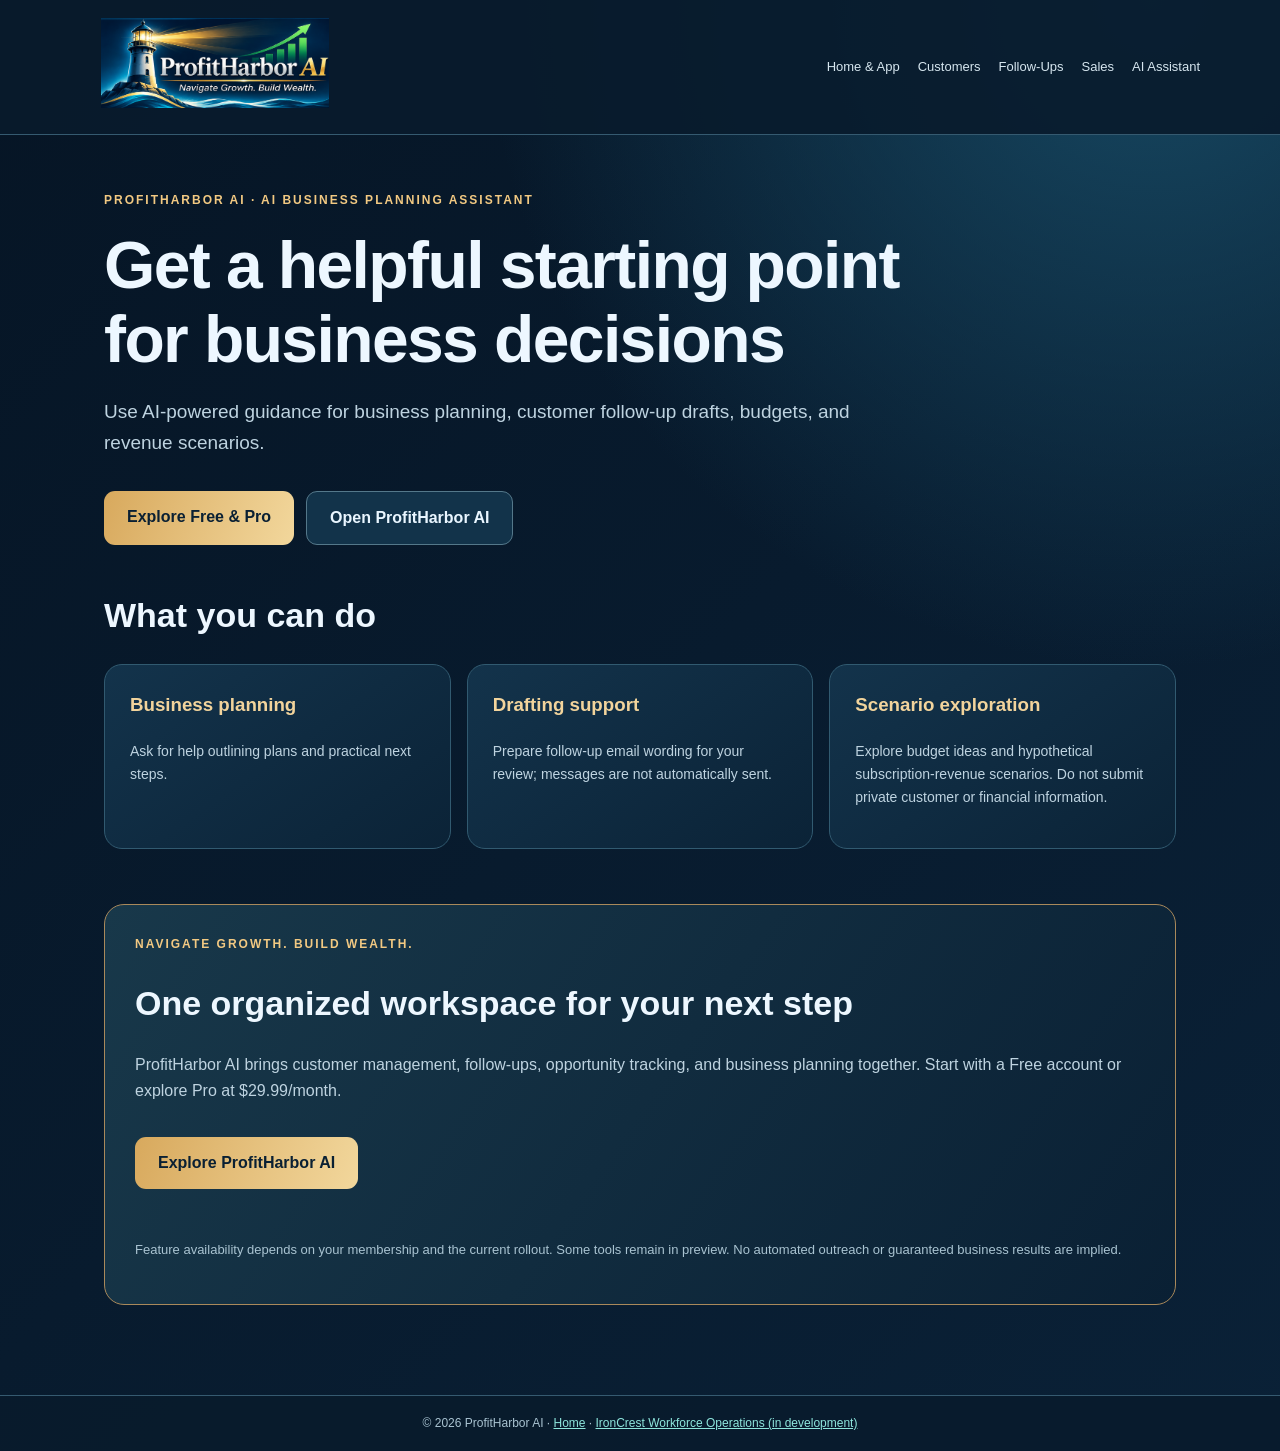
<file: ai-business-assistant.html>
<!doctype html><html lang="en"><head><meta charset="utf-8"><meta name="viewport" content="width=device-width,initial-scale=1"><title>AI Business Assistant for Small Businesses | ProfitHarbor AI</title><meta name="description" content="AI Business Assistant for Small Businesses. Use AI-powered guidance for business planning, customer follow-up drafts, budgets, and revenue scenarios."><meta name="robots" content="index,follow,max-image-preview:large"><link rel="canonical" href="https://profitharborai.com/ai-business-assistant.html"><meta property="og:type" content="website"><meta property="og:site_name" content="ProfitHarbor AI"><meta property="og:title" content="AI Business Assistant for Small Businesses"><meta property="og:description" content="AI Business Assistant for Small Businesses. Use AI-powered guidance for business planning, customer follow-up drafts, budgets, and revenue scenarios."><meta property="og:url" content="https://profitharborai.com/ai-business-assistant.html"><meta property="og:image" content="https://profitharborai.com/profitharbor-logo.png"><link rel="icon" href="/profitharbor-favicon.png"><style>*{box-sizing:border-box}html{scroll-behavior:smooth}body{margin:0;background:radial-gradient(circle at 90% 0%,#174963 0,transparent 36%),linear-gradient(135deg,#061525,#0a2137);color:#edf7ff;font:16px/1.65 Inter,Segoe UI,Arial,sans-serif}a{color:#8ee6dd}header,footer{padding:18px max(24px,calc((100vw - 1120px)/2));background:#081b2ce8;border-bottom:1px solid #355a70}header{display:flex;align-items:center;justify-content:space-between;gap:20px;flex-wrap:wrap}header img{width:min(270px,65vw);height:auto;max-height:90px;object-fit:contain}nav{display:flex;gap:18px;flex-wrap:wrap}nav a{text-decoration:none;font-size:13px;color:#d6e6ef}main{max-width:1120px;margin:auto;padding:56px 24px 90px}.eyebrow{font-size:12px;letter-spacing:2px;text-transform:uppercase;font-weight:800;color:#f2c982}h1{font-size:clamp(35px,5.4vw,66px);line-height:1.12;letter-spacing:-1.6px;max-width:880px;margin:18px 0}h2{font-size:clamp(24px,3vw,34px);line-height:1.2}p{color:#bed3e0}.intro{font-size:19px;max-width:780px}.buttons{display:flex;flex-wrap:wrap;gap:12px;margin:32px 0 50px}.btn{display:inline-block;text-decoration:none;border-radius:11px;padding:13px 23px;font-weight:800;color:#0a2033;background:linear-gradient(110deg,#d8a95d,#f2d79c)}.btn.alt{color:#e9f6ff;border:1px solid #54788a;background:#12334a}.cards{display:grid;grid-template-columns:repeat(3,minmax(0,1fr));gap:16px;margin:25px 0 55px}.card{background:linear-gradient(145deg,#13334b,#0b2337);border:1px solid #315a70;border-radius:18px;padding:25px}.card h3{color:#f2d49c;margin-top:0}.card p{font-size:14px}.bottom{padding:30px;border:1px solid #a9895b;border-radius:20px;background:linear-gradient(125deg,#18384a,#0a2034)}.disclaimer{font-size:13px;color:#a9c3d1}footer{border-top:1px solid #355a70;border-bottom:0;text-align:center;font-size:12px;color:#a9c3d1}@media(max-width:750px){main{padding:38px 18px 65px}.cards{grid-template-columns:1fr}header{padding:15px 18px}nav{gap:12px}}</style><script type="application/ld+json">{"@context":"https://schema.org","@type":"WebPage","name":"AI Business Assistant for Small Businesses","url":"https://profitharborai.com/ai-business-assistant.html","description":"AI Business Assistant for Small Businesses. Use AI-powered guidance for business planning, customer follow-up drafts, budgets, and revenue scenarios."}</script></head><body><header><a href="/"><img src="/profitharbor-logo.png" alt="ProfitHarbor AI — Navigate Growth. Build Wealth."></a><nav aria-label="Feature pages"><a href="/">Home &amp; App</a><a href="/customer-management.html">Customers</a><a href="/follow-up-reminders.html">Follow-Ups</a><a href="/sales-opportunity-tracking.html">Sales</a><a href="/ai-business-assistant.html">AI Assistant</a></nav></header><main><div class="eyebrow">ProfitHarbor AI · AI business planning assistant</div><h1>Get a helpful starting point for business decisions</h1><p class="intro">Use AI-powered guidance for business planning, customer follow-up drafts, budgets, and revenue scenarios.</p><div class="buttons"><a class="btn" href="/#cloud">Explore Free &amp; Pro</a><a class="btn alt" href="/">Open ProfitHarbor AI</a></div><h2>What you can do</h2><div class="cards"><article class="card"><h3>Business planning</h3><p>Ask for help outlining plans and practical next steps.</p></article><article class="card"><h3>Drafting support</h3><p>Prepare follow-up email wording for your review; messages are not automatically sent.</p></article><article class="card"><h3>Scenario exploration</h3><p>Explore budget ideas and hypothetical subscription-revenue scenarios. Do not submit private customer or financial information.</p></article></div><section class="bottom"><div class="eyebrow">Navigate Growth. Build Wealth.</div><h2>One organized workspace for your next step</h2><p>ProfitHarbor AI brings customer management, follow-ups, opportunity tracking, and business planning together. Start with a Free account or explore Pro at $29.99/month.</p><div class="buttons"><a class="btn" href="/">Explore ProfitHarbor AI</a></div><p class="disclaimer">Feature availability depends on your membership and the current rollout. Some tools remain in preview. No automated outreach or guaranteed business results are implied.</p></section></main><footer>© 2026 ProfitHarbor AI · <a href="/">Home</a> · <a href="https://ironcrest.profitharborai.com/">IronCrest Workforce Operations (in development)</a></footer></body></html>
</file>
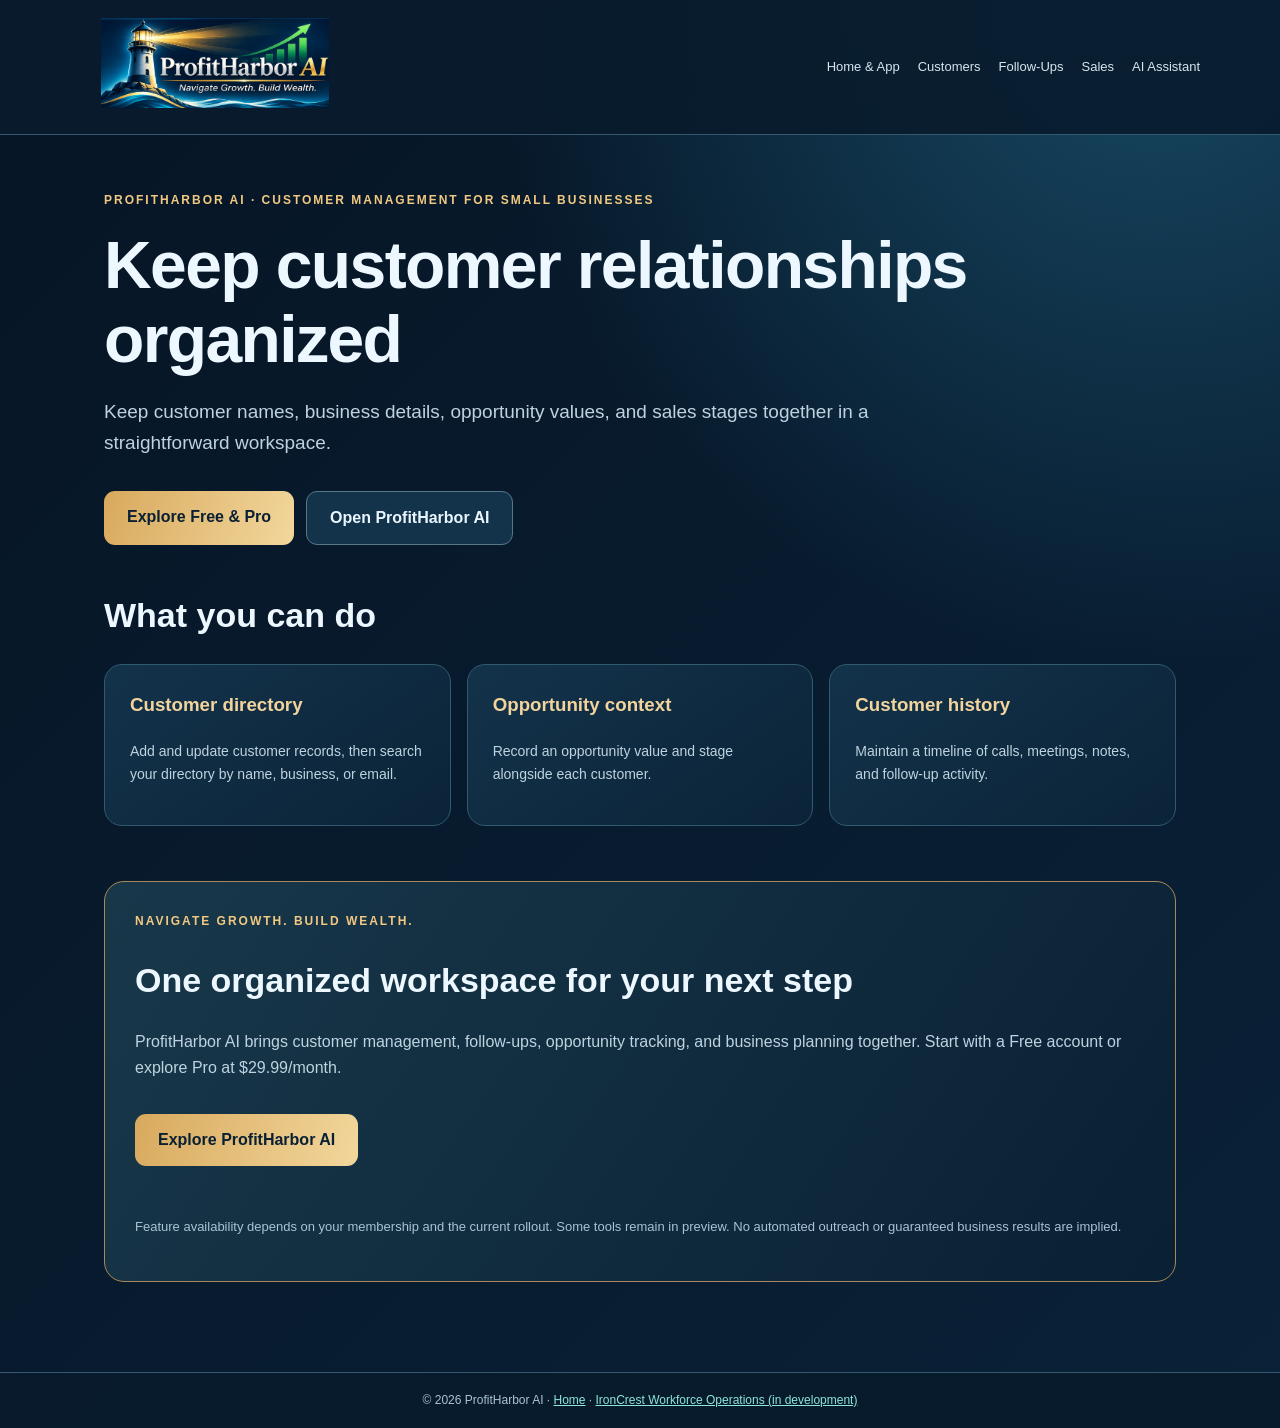
<file: customer-management.html>
<!doctype html><html lang="en"><head><meta charset="utf-8"><meta name="viewport" content="width=device-width,initial-scale=1"><title>Customer Management Software for Small Businesses | ProfitHarbor AI</title><meta name="description" content="Customer Management Software for Small Businesses. Keep customer names, business details, opportunity values, and sales stages together in a straightforwar"><meta name="robots" content="index,follow,max-image-preview:large"><link rel="canonical" href="https://profitharborai.com/customer-management.html"><meta property="og:type" content="website"><meta property="og:site_name" content="ProfitHarbor AI"><meta property="og:title" content="Customer Management Software for Small Businesses"><meta property="og:description" content="Customer Management Software for Small Businesses. Keep customer names, business details, opportunity values, and sales stages together in a straightforwar"><meta property="og:url" content="https://profitharborai.com/customer-management.html"><meta property="og:image" content="https://profitharborai.com/profitharbor-logo.png"><link rel="icon" href="/profitharbor-favicon.png"><style>*{box-sizing:border-box}html{scroll-behavior:smooth}body{margin:0;background:radial-gradient(circle at 90% 0%,#174963 0,transparent 36%),linear-gradient(135deg,#061525,#0a2137);color:#edf7ff;font:16px/1.65 Inter,Segoe UI,Arial,sans-serif}a{color:#8ee6dd}header,footer{padding:18px max(24px,calc((100vw - 1120px)/2));background:#081b2ce8;border-bottom:1px solid #355a70}header{display:flex;align-items:center;justify-content:space-between;gap:20px;flex-wrap:wrap}header img{width:min(270px,65vw);height:auto;max-height:90px;object-fit:contain}nav{display:flex;gap:18px;flex-wrap:wrap}nav a{text-decoration:none;font-size:13px;color:#d6e6ef}main{max-width:1120px;margin:auto;padding:56px 24px 90px}.eyebrow{font-size:12px;letter-spacing:2px;text-transform:uppercase;font-weight:800;color:#f2c982}h1{font-size:clamp(35px,5.4vw,66px);line-height:1.12;letter-spacing:-1.6px;max-width:880px;margin:18px 0}h2{font-size:clamp(24px,3vw,34px);line-height:1.2}p{color:#bed3e0}.intro{font-size:19px;max-width:780px}.buttons{display:flex;flex-wrap:wrap;gap:12px;margin:32px 0 50px}.btn{display:inline-block;text-decoration:none;border-radius:11px;padding:13px 23px;font-weight:800;color:#0a2033;background:linear-gradient(110deg,#d8a95d,#f2d79c)}.btn.alt{color:#e9f6ff;border:1px solid #54788a;background:#12334a}.cards{display:grid;grid-template-columns:repeat(3,minmax(0,1fr));gap:16px;margin:25px 0 55px}.card{background:linear-gradient(145deg,#13334b,#0b2337);border:1px solid #315a70;border-radius:18px;padding:25px}.card h3{color:#f2d49c;margin-top:0}.card p{font-size:14px}.bottom{padding:30px;border:1px solid #a9895b;border-radius:20px;background:linear-gradient(125deg,#18384a,#0a2034)}.disclaimer{font-size:13px;color:#a9c3d1}footer{border-top:1px solid #355a70;border-bottom:0;text-align:center;font-size:12px;color:#a9c3d1}@media(max-width:750px){main{padding:38px 18px 65px}.cards{grid-template-columns:1fr}header{padding:15px 18px}nav{gap:12px}}</style><script type="application/ld+json">{"@context":"https://schema.org","@type":"WebPage","name":"Customer Management Software for Small Businesses","url":"https://profitharborai.com/customer-management.html","description":"Customer Management Software for Small Businesses. Keep customer names, business details, opportunity values, and sales stages together in a straightforwar"}</script></head><body><header><a href="/"><img src="/profitharbor-logo.png" alt="ProfitHarbor AI — Navigate Growth. Build Wealth."></a><nav aria-label="Feature pages"><a href="/">Home &amp; App</a><a href="/customer-management.html">Customers</a><a href="/follow-up-reminders.html">Follow-Ups</a><a href="/sales-opportunity-tracking.html">Sales</a><a href="/ai-business-assistant.html">AI Assistant</a></nav></header><main><div class="eyebrow">ProfitHarbor AI · Customer management for small businesses</div><h1>Keep customer relationships organized</h1><p class="intro">Keep customer names, business details, opportunity values, and sales stages together in a straightforward workspace.</p><div class="buttons"><a class="btn" href="/#cloud">Explore Free &amp; Pro</a><a class="btn alt" href="/">Open ProfitHarbor AI</a></div><h2>What you can do</h2><div class="cards"><article class="card"><h3>Customer directory</h3><p>Add and update customer records, then search your directory by name, business, or email.</p></article><article class="card"><h3>Opportunity context</h3><p>Record an opportunity value and stage alongside each customer.</p></article><article class="card"><h3>Customer history</h3><p>Maintain a timeline of calls, meetings, notes, and follow-up activity.</p></article></div><section class="bottom"><div class="eyebrow">Navigate Growth. Build Wealth.</div><h2>One organized workspace for your next step</h2><p>ProfitHarbor AI brings customer management, follow-ups, opportunity tracking, and business planning together. Start with a Free account or explore Pro at $29.99/month.</p><div class="buttons"><a class="btn" href="/">Explore ProfitHarbor AI</a></div><p class="disclaimer">Feature availability depends on your membership and the current rollout. Some tools remain in preview. No automated outreach or guaranteed business results are implied.</p></section></main><footer>© 2026 ProfitHarbor AI · <a href="/">Home</a> · <a href="https://ironcrest.profitharborai.com/">IronCrest Workforce Operations (in development)</a></footer></body></html>
</file>
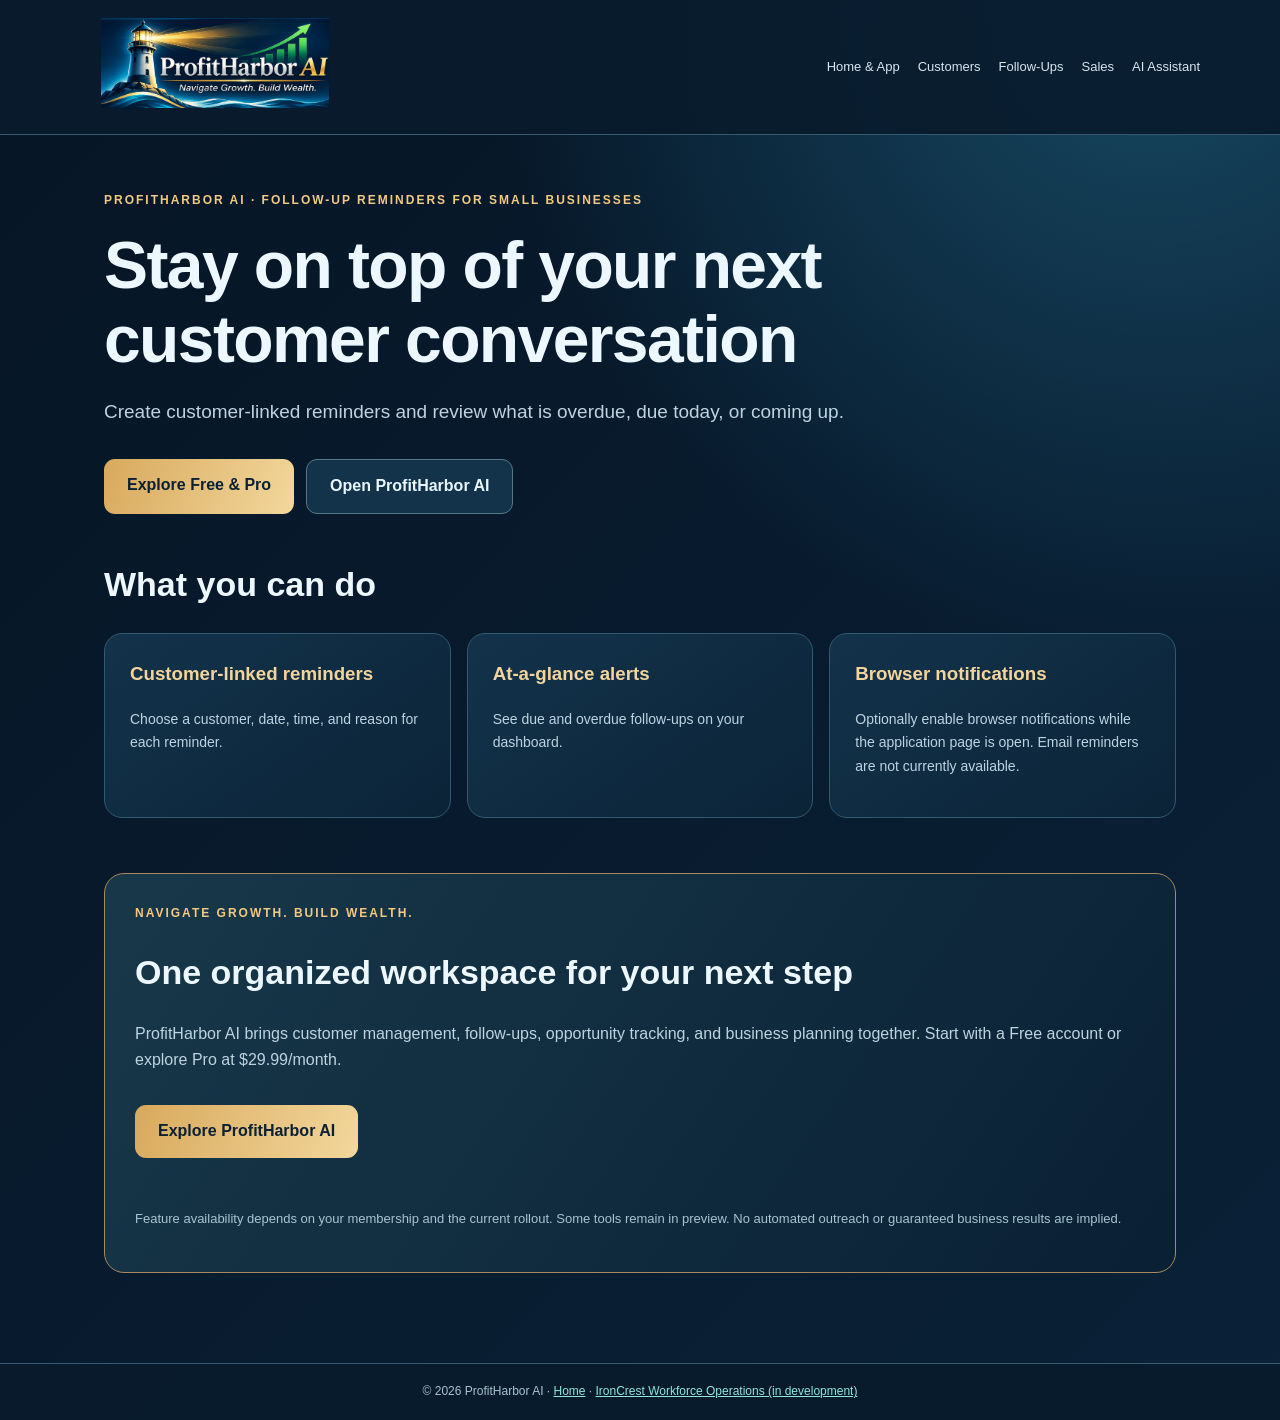
<file: follow-up-reminders.html>
<!doctype html><html lang="en"><head><meta charset="utf-8"><meta name="viewport" content="width=device-width,initial-scale=1"><title>Customer Follow-Up Reminders for Small Businesses | ProfitHarbor AI</title><meta name="description" content="Customer Follow-Up Reminders for Small Businesses. Create customer-linked reminders and review what is overdue, due today, or coming up."><meta name="robots" content="index,follow,max-image-preview:large"><link rel="canonical" href="https://profitharborai.com/follow-up-reminders.html"><meta property="og:type" content="website"><meta property="og:site_name" content="ProfitHarbor AI"><meta property="og:title" content="Customer Follow-Up Reminders for Small Businesses"><meta property="og:description" content="Customer Follow-Up Reminders for Small Businesses. Create customer-linked reminders and review what is overdue, due today, or coming up."><meta property="og:url" content="https://profitharborai.com/follow-up-reminders.html"><meta property="og:image" content="https://profitharborai.com/profitharbor-logo.png"><link rel="icon" href="/profitharbor-favicon.png"><style>*{box-sizing:border-box}html{scroll-behavior:smooth}body{margin:0;background:radial-gradient(circle at 90% 0%,#174963 0,transparent 36%),linear-gradient(135deg,#061525,#0a2137);color:#edf7ff;font:16px/1.65 Inter,Segoe UI,Arial,sans-serif}a{color:#8ee6dd}header,footer{padding:18px max(24px,calc((100vw - 1120px)/2));background:#081b2ce8;border-bottom:1px solid #355a70}header{display:flex;align-items:center;justify-content:space-between;gap:20px;flex-wrap:wrap}header img{width:min(270px,65vw);height:auto;max-height:90px;object-fit:contain}nav{display:flex;gap:18px;flex-wrap:wrap}nav a{text-decoration:none;font-size:13px;color:#d6e6ef}main{max-width:1120px;margin:auto;padding:56px 24px 90px}.eyebrow{font-size:12px;letter-spacing:2px;text-transform:uppercase;font-weight:800;color:#f2c982}h1{font-size:clamp(35px,5.4vw,66px);line-height:1.12;letter-spacing:-1.6px;max-width:880px;margin:18px 0}h2{font-size:clamp(24px,3vw,34px);line-height:1.2}p{color:#bed3e0}.intro{font-size:19px;max-width:780px}.buttons{display:flex;flex-wrap:wrap;gap:12px;margin:32px 0 50px}.btn{display:inline-block;text-decoration:none;border-radius:11px;padding:13px 23px;font-weight:800;color:#0a2033;background:linear-gradient(110deg,#d8a95d,#f2d79c)}.btn.alt{color:#e9f6ff;border:1px solid #54788a;background:#12334a}.cards{display:grid;grid-template-columns:repeat(3,minmax(0,1fr));gap:16px;margin:25px 0 55px}.card{background:linear-gradient(145deg,#13334b,#0b2337);border:1px solid #315a70;border-radius:18px;padding:25px}.card h3{color:#f2d49c;margin-top:0}.card p{font-size:14px}.bottom{padding:30px;border:1px solid #a9895b;border-radius:20px;background:linear-gradient(125deg,#18384a,#0a2034)}.disclaimer{font-size:13px;color:#a9c3d1}footer{border-top:1px solid #355a70;border-bottom:0;text-align:center;font-size:12px;color:#a9c3d1}@media(max-width:750px){main{padding:38px 18px 65px}.cards{grid-template-columns:1fr}header{padding:15px 18px}nav{gap:12px}}</style><script type="application/ld+json">{"@context":"https://schema.org","@type":"WebPage","name":"Customer Follow-Up Reminders for Small Businesses","url":"https://profitharborai.com/follow-up-reminders.html","description":"Customer Follow-Up Reminders for Small Businesses. Create customer-linked reminders and review what is overdue, due today, or coming up."}</script></head><body><header><a href="/"><img src="/profitharbor-logo.png" alt="ProfitHarbor AI — Navigate Growth. Build Wealth."></a><nav aria-label="Feature pages"><a href="/">Home &amp; App</a><a href="/customer-management.html">Customers</a><a href="/follow-up-reminders.html">Follow-Ups</a><a href="/sales-opportunity-tracking.html">Sales</a><a href="/ai-business-assistant.html">AI Assistant</a></nav></header><main><div class="eyebrow">ProfitHarbor AI · Follow-up reminders for small businesses</div><h1>Stay on top of your next customer conversation</h1><p class="intro">Create customer-linked reminders and review what is overdue, due today, or coming up.</p><div class="buttons"><a class="btn" href="/#cloud">Explore Free &amp; Pro</a><a class="btn alt" href="/">Open ProfitHarbor AI</a></div><h2>What you can do</h2><div class="cards"><article class="card"><h3>Customer-linked reminders</h3><p>Choose a customer, date, time, and reason for each reminder.</p></article><article class="card"><h3>At-a-glance alerts</h3><p>See due and overdue follow-ups on your dashboard.</p></article><article class="card"><h3>Browser notifications</h3><p>Optionally enable browser notifications while the application page is open. Email reminders are not currently available.</p></article></div><section class="bottom"><div class="eyebrow">Navigate Growth. Build Wealth.</div><h2>One organized workspace for your next step</h2><p>ProfitHarbor AI brings customer management, follow-ups, opportunity tracking, and business planning together. Start with a Free account or explore Pro at $29.99/month.</p><div class="buttons"><a class="btn" href="/">Explore ProfitHarbor AI</a></div><p class="disclaimer">Feature availability depends on your membership and the current rollout. Some tools remain in preview. No automated outreach or guaranteed business results are implied.</p></section></main><footer>© 2026 ProfitHarbor AI · <a href="/">Home</a> · <a href="https://ironcrest.profitharborai.com/">IronCrest Workforce Operations (in development)</a></footer></body></html>
</file>
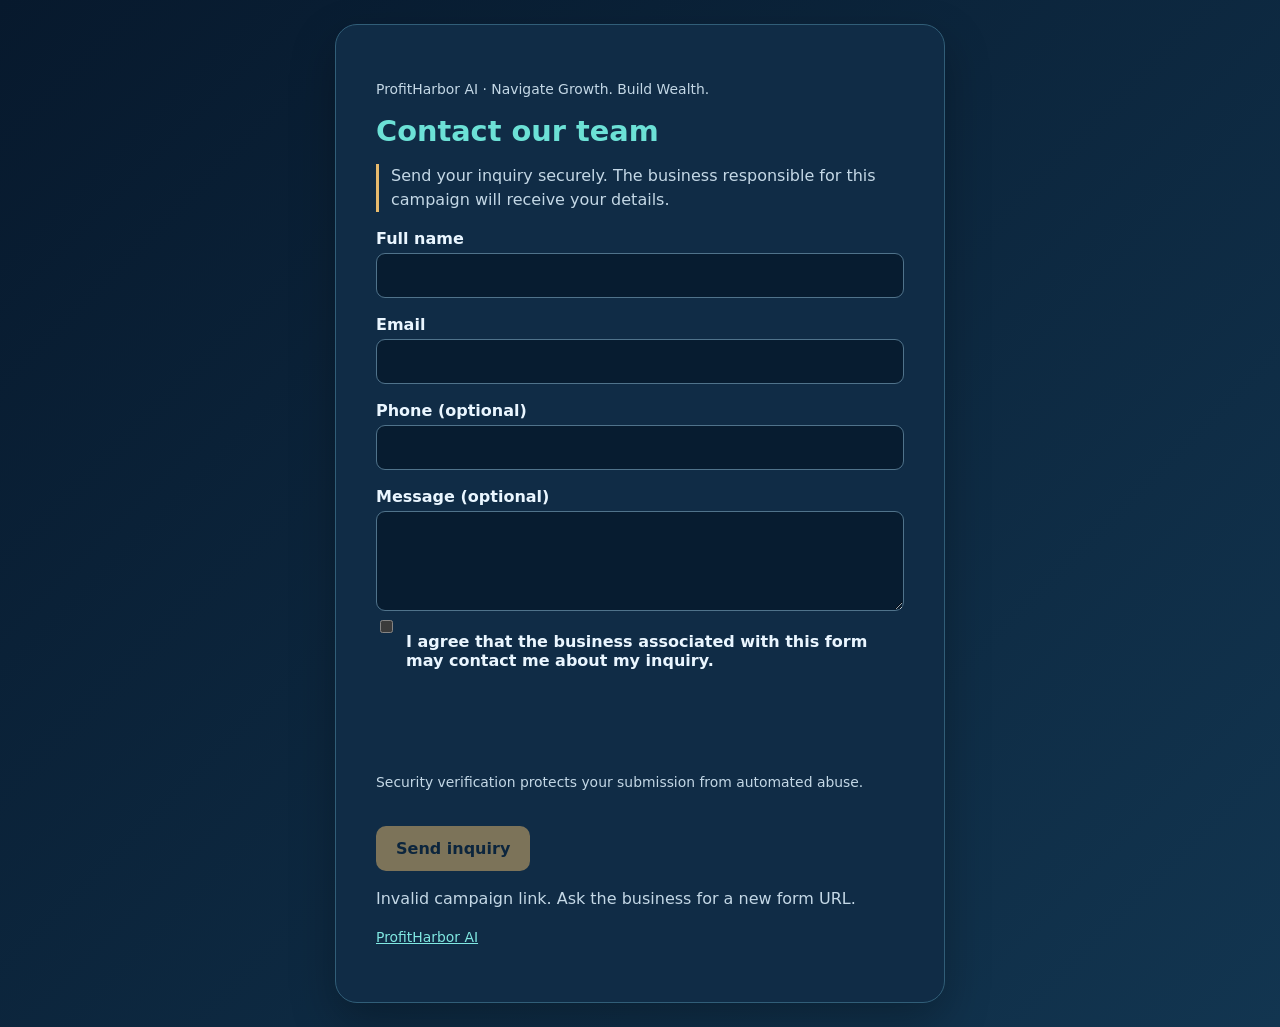
<file: lead.html>
<!doctype html><html lang="en"><head><meta charset="utf-8"><meta name="viewport" content="width=device-width,initial-scale=1"><meta name="robots" content="noindex,nofollow"><title>Contact our team | ProfitHarbor AI</title><style>
:root{color-scheme:dark;font-family:system-ui,Segoe UI,sans-serif}*{box-sizing:border-box}body{margin:0;min-height:100vh;background:linear-gradient(135deg,#07192d,#123550);color:#eaf6ff;display:grid;place-items:center;padding:24px}main{width:min(100%,610px);background:#102c46;border:1px solid #315e78;border-radius:22px;padding:clamp(24px,5vw,40px);box-shadow:0 18px 45px #0004}h1{color:#6ce1d6;font-size:1.8rem;margin:0 0 8px}p{line-height:1.5;color:#c4d8e6}label{display:block;margin:17px 0 5px;font-weight:600}input,textarea{width:100%;padding:12px;background:#071c30;color:#fff;border:1px solid #50738b;border-radius:9px;font:inherit}textarea{min-height:100px}button{margin-top:20px;padding:13px 20px;border:0;border-radius:10px;background:#e7ba6d;color:#092036;font:inherit;font-weight:700;cursor:pointer}button:disabled{opacity:.5;cursor:not-allowed}.note{border-left:3px solid #e7ba6d;padding-left:12px}.small{font-size:.87rem}.check{display:flex;gap:10px;align-items:flex-start}.check input{width:auto;margin-top:5px}a{color:#80e8e2}#result{min-height:24px}
</style><script src="https://challenges.cloudflare.com/turnstile/v0/api.js?render=explicit" async defer></script></head><body><main><p class="small">ProfitHarbor AI · Navigate Growth. Build Wealth.</p><h1>Contact our team</h1><p class="note">Send your inquiry securely. The business responsible for this campaign will receive your details.</p><form id="leadForm" autocomplete="on"><label for="full_name">Full name</label><input id="full_name" name="full_name" maxlength="120" required autocomplete="name"><label for="email">Email</label><input id="email" name="email" type="email" maxlength="254" required autocomplete="email"><label for="phone">Phone (optional)</label><input id="phone" name="phone" type="tel" maxlength="40" autocomplete="tel"><label for="message">Message (optional)</label><textarea id="message" name="message" maxlength="2000"></textarea><div class="check"><input id="consent" type="checkbox" required><label for="consent">I agree that the business associated with this form may contact me about my inquiry.</label></div><div style="display:none" aria-hidden="true"><label>Website<input name="website" tabindex="-1" autocomplete="off"></label></div><div id="turnstile-widget" style="margin-top:18px;min-height:65px"></div><p class="small">Security verification protects your submission from automated abuse.</p><button type="submit" id="submitLead">Send inquiry</button><p id="result" role="status">Complete the form and security verification to send your inquiry.</p></form><p class="small"><a href="/">ProfitHarbor AI</a></p></main><script>
(()=>{'use strict';
const API='https://profitharbor-leads-api.bluemagic920.workers.dev';
const q=new URLSearchParams(location.search),campaign=q.get('campaign_id')||'';
const valid=/^[0-9a-f]{8}-[0-9a-f]{4}-[0-9a-f]{4}-[0-9a-f]{4}-[0-9a-f]{12}$/i.test(campaign);
const status=document.getElementById('result'),form=document.getElementById('leadForm'),button=document.getElementById('submitLead');
if(!valid){status.textContent='Invalid campaign link. Ask the business for a new form URL.';button.disabled=true;}
let widgetId=null;
function mount(){if(!window.turnstile){setTimeout(mount,350);return;}try{widgetId=window.turnstile.render('#turnstile-widget',{sitekey:'0x4AAAAAAFwp4CBTyZFjUot7',theme:'dark'});}catch(e){status.textContent='Security challenge could not load. Please refresh the page.';button.disabled=true;}}
mount();
form.addEventListener('submit',async e=>{
 e.preventDefault();if(!valid||button.disabled)return;
 const token=window.turnstile&&widgetId!==null?window.turnstile.getResponse(widgetId):'';
 if(!token){status.textContent='Complete the security verification before sending.';return;}
 if(!document.getElementById('consent').checked){status.textContent='Please agree to be contacted.';return;}
 button.disabled=true;status.textContent='Sending your inquiry…';
 const payload={ph_campaign:campaign,submission_id:crypto.randomUUID(),full_name:document.getElementById('full_name').value.trim(),email:document.getElementById('email').value.trim(),phone:document.getElementById('phone').value.trim(),message:document.getElementById('message').value.trim(),consent:true,website:form.elements.website.value,turnstile_token:token};
 try{
  const r=await fetch(API+'/api/leads/collect',{method:'POST',headers:{'Content-Type':'application/json'},body:JSON.stringify(payload),cache:'no-store'});
  const j=await r.json().catch(()=>({}));
  if(!r.ok||j.saved!==true)throw Error(j.error||'Submission unavailable. Please try again.');
  status.textContent='Thank you! Your inquiry has been sent.';form.reset();button.textContent='Inquiry sent';
 }catch(err){status.textContent='Could not send your inquiry: '+err.message;button.disabled=false;window.turnstile?.reset(widgetId);}
});
})();
</script></body></html>
</file>
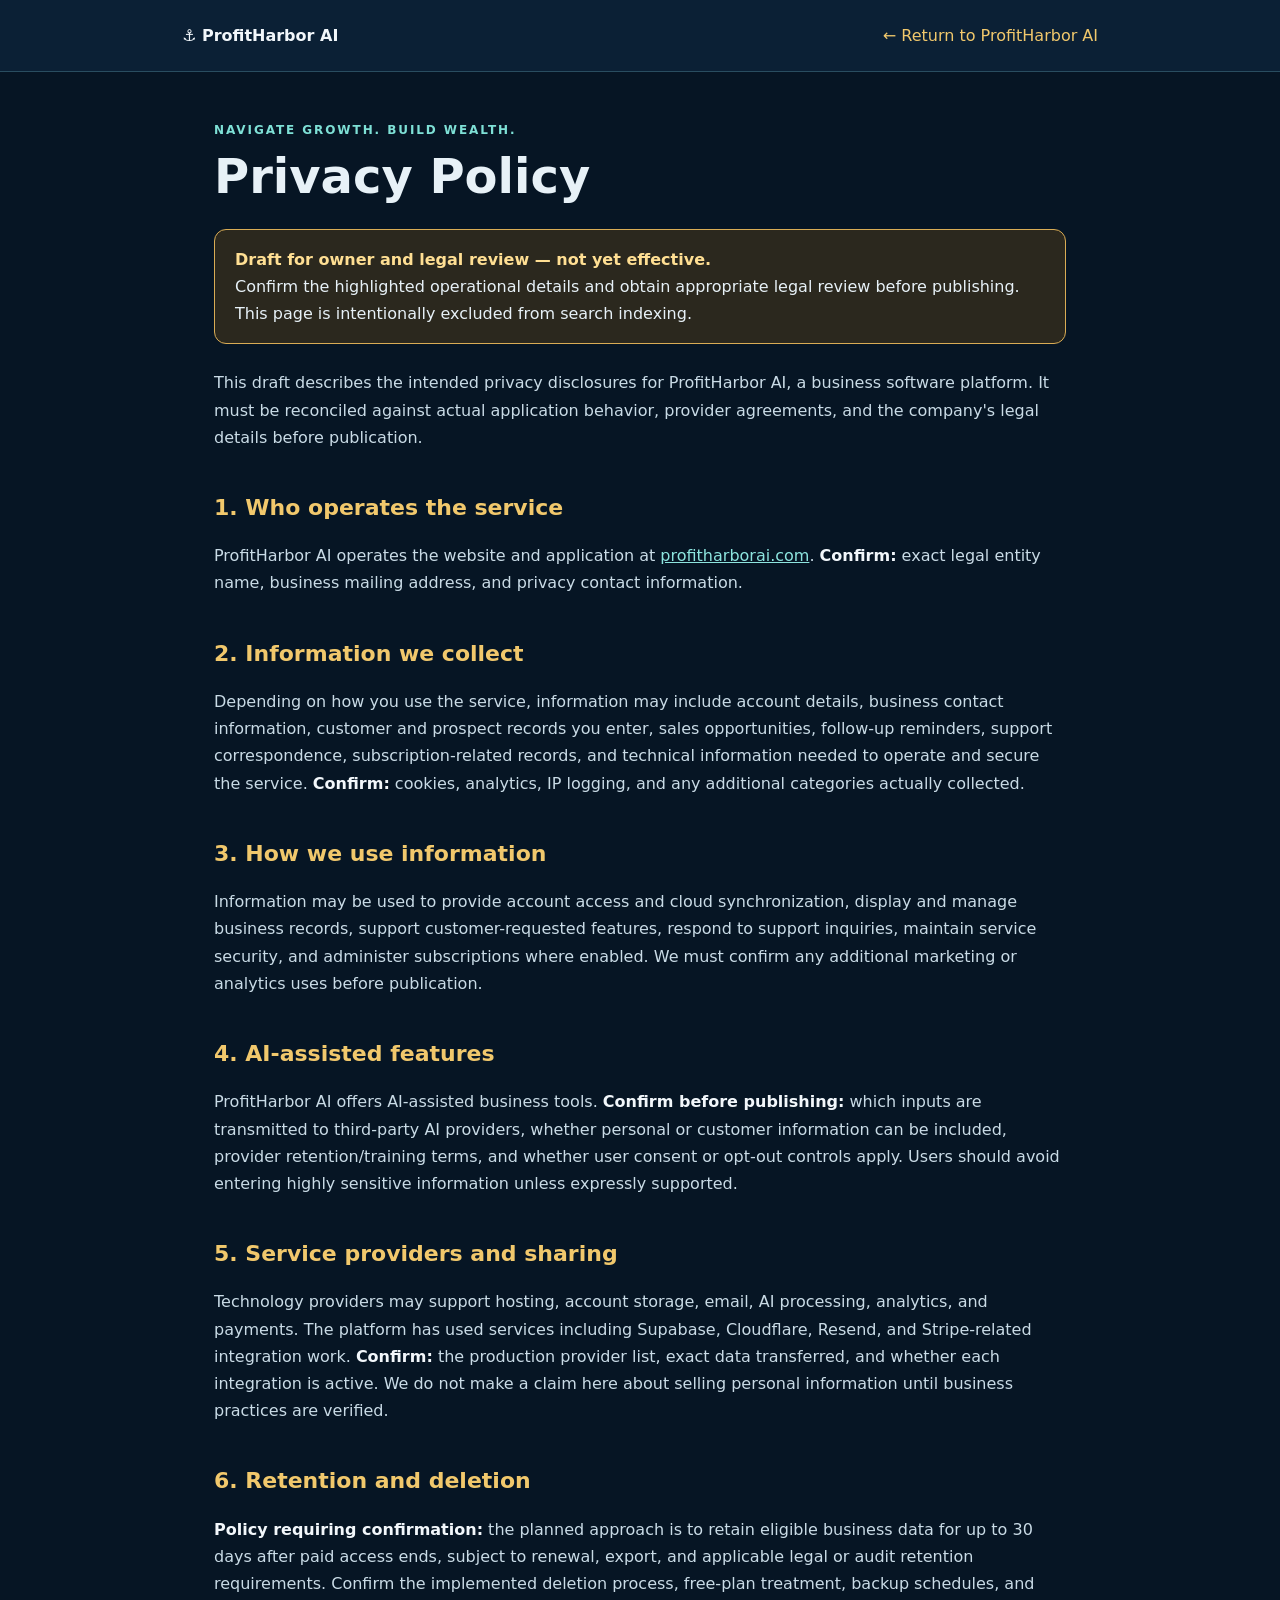
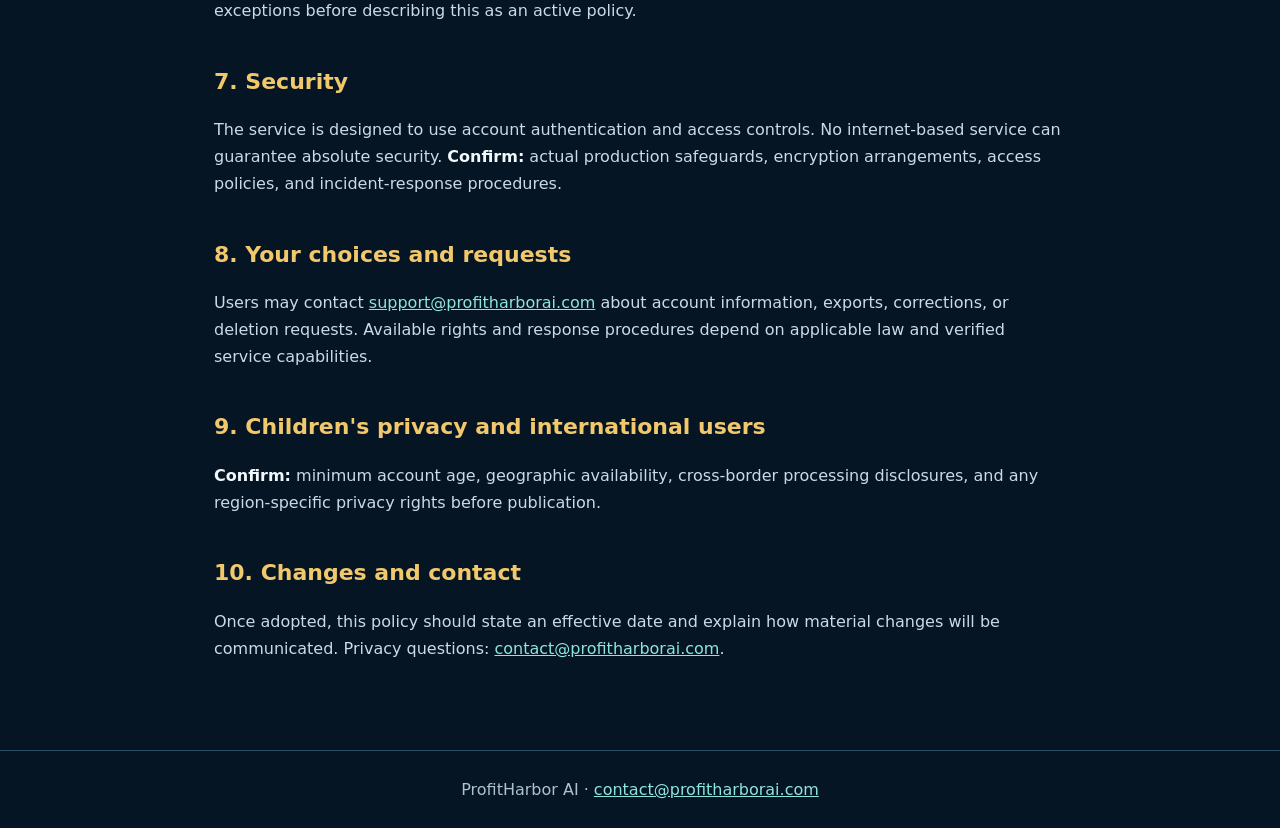
<file: privacy-policy.html>
<!doctype html><html lang="en"><head><meta charset="utf-8"><meta name="viewport" content="width=device-width,initial-scale=1"><meta name="robots" content="noindex,nofollow"><title>Privacy Policy — ProfitHarbor AI (Draft)</title><style>*{box-sizing:border-box}body{margin:0;background:#061524;color:#e7f1f7;font:16px/1.7 system-ui,-apple-system,Segoe UI,sans-serif}header{border-bottom:1px solid #294d60;background:#0b2035}nav{max-width:960px;margin:auto;padding:22px;display:flex;justify-content:space-between;gap:20px;align-items:center;flex-wrap:wrap}a{color:#8de5df}nav a{color:#f1c86c;text-decoration:none}main{max-width:900px;margin:0 auto;padding:48px 24px 72px}h1{font-size:clamp(32px,5vw,48px);line-height:1.15;margin:8px 0 20px}h2{font-size:22px;color:#f1c86c;margin:38px 0 8px}p,li{color:#c9dbe6}ul{padding-left:24px}.eyebrow{color:#7ee0d6;text-transform:uppercase;letter-spacing:.16em;font-size:12px;font-weight:700}.notice{border:1px solid #d9ac55;background:#2b281e;border-radius:12px;padding:16px 20px;margin:25px 0}.notice strong{color:#ffdf93}.note{color:#adc1cf;font-size:14px}footer{border-top:1px solid #294d60;padding:25px;text-align:center;color:#adc1cf}strong{color:#f2f7fb}</style></head><body><header><nav><strong>⚓ ProfitHarbor AI</strong><a href="index.html">← Return to ProfitHarbor AI</a></nav></header><main><div class="eyebrow">Navigate Growth. Build Wealth.</div><h1>Privacy Policy</h1><div class="notice"><strong>Draft for owner and legal review — not yet effective.</strong><div>Confirm the highlighted operational details and obtain appropriate legal review before publishing. This page is intentionally excluded from search indexing.</div></div><p>This draft describes the intended privacy disclosures for ProfitHarbor AI, a business software platform. It must be reconciled against actual application behavior, provider agreements, and the company's legal details before publication.</p>
<h2>1. Who operates the service</h2><p>ProfitHarbor AI operates the website and application at <a href="https://profitharborai.com">profitharborai.com</a>. <strong>Confirm:</strong> exact legal entity name, business mailing address, and privacy contact information.</p>
<h2>2. Information we collect</h2><p>Depending on how you use the service, information may include account details, business contact information, customer and prospect records you enter, sales opportunities, follow-up reminders, support correspondence, subscription-related records, and technical information needed to operate and secure the service. <strong>Confirm:</strong> cookies, analytics, IP logging, and any additional categories actually collected.</p>
<h2>3. How we use information</h2><p>Information may be used to provide account access and cloud synchronization, display and manage business records, support customer-requested features, respond to support inquiries, maintain service security, and administer subscriptions where enabled. We must confirm any additional marketing or analytics uses before publication.</p>
<h2>4. AI-assisted features</h2><p>ProfitHarbor AI offers AI-assisted business tools. <strong>Confirm before publishing:</strong> which inputs are transmitted to third-party AI providers, whether personal or customer information can be included, provider retention/training terms, and whether user consent or opt-out controls apply. Users should avoid entering highly sensitive information unless expressly supported.</p>
<h2>5. Service providers and sharing</h2><p>Technology providers may support hosting, account storage, email, AI processing, analytics, and payments. The platform has used services including Supabase, Cloudflare, Resend, and Stripe-related integration work. <strong>Confirm:</strong> the production provider list, exact data transferred, and whether each integration is active. We do not make a claim here about selling personal information until business practices are verified.</p>
<h2>6. Retention and deletion</h2><p><strong>Policy requiring confirmation:</strong> the planned approach is to retain eligible business data for up to 30 days after paid access ends, subject to renewal, export, and applicable legal or audit retention requirements. Confirm the implemented deletion process, free-plan treatment, backup schedules, and exceptions before describing this as an active policy.</p>
<h2>7. Security</h2><p>The service is designed to use account authentication and access controls. No internet-based service can guarantee absolute security. <strong>Confirm:</strong> actual production safeguards, encryption arrangements, access policies, and incident-response procedures.</p>
<h2>8. Your choices and requests</h2><p>Users may contact <a href="mailto:support@profitharborai.com">support@profitharborai.com</a> about account information, exports, corrections, or deletion requests. Available rights and response procedures depend on applicable law and verified service capabilities.</p>
<h2>9. Children's privacy and international users</h2><p><strong>Confirm:</strong> minimum account age, geographic availability, cross-border processing disclosures, and any region-specific privacy rights before publication.</p>
<h2>10. Changes and contact</h2><p>Once adopted, this policy should state an effective date and explain how material changes will be communicated. Privacy questions: <a href="mailto:contact@profitharborai.com">contact@profitharborai.com</a>.</p></main><footer>ProfitHarbor AI · <a href="mailto:contact@profitharborai.com">contact@profitharborai.com</a></footer></body></html>
</file>
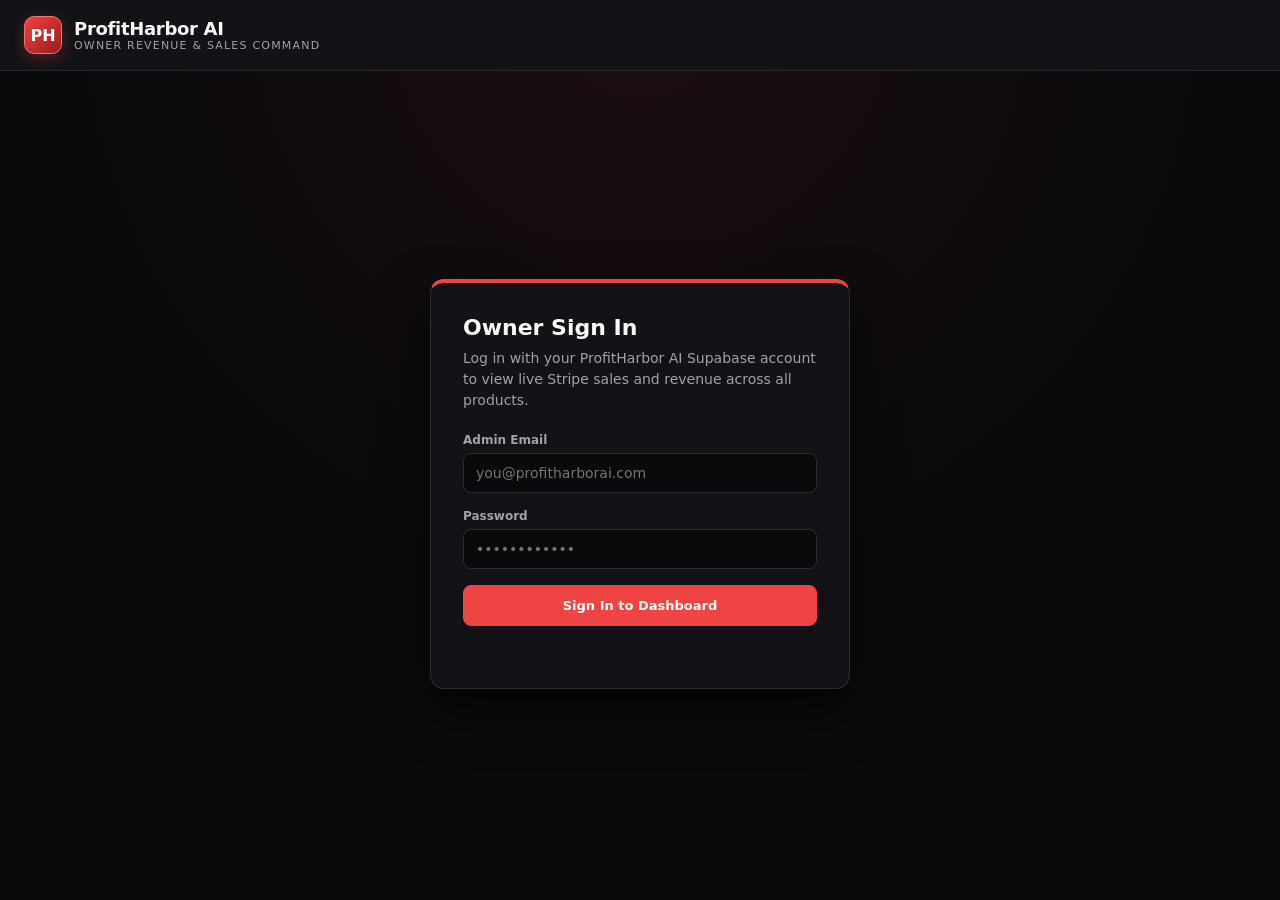
<file: sales-dashboard.html>
<!doctype html>
<html lang="en">
<head>
<meta charset="utf-8">
<meta name="viewport" content="width=device-width,initial-scale=1">
<meta name="robots" content="noindex,nofollow">
<title>ProfitHarbor AI — Revenue &amp; Product Sales Command</title>
<style>
:root{
  --bg:#0a0a0c;
  --surface:#131317;
  --surface-2:#1c1c22;
  --border:#2a2a32;
  --border-strong:#3f2428;
  --text:#fafafa;
  --muted:#a1a1aa;
  --red:#ef4444;
  --red-hover:#dc2626;
  --red-dark:#991b1b;
  --red-soft:rgba(239,68,68,.15);
  --crimson:#dc2626;
  --crimson-soft:rgba(220,38,38,.14);
  --rose:#f87171;
  --rose-soft:rgba(248,113,113,.14);
  font-family:'Segoe UI',system-ui,-apple-system,sans-serif;
}
*{box-sizing:border-box}
body{margin:0;background:radial-gradient(circle at top,#1b0d10 0%,var(--bg) 52%);color:var(--text);min-height:100vh}
a{color:var(--rose);text-decoration:none}
button,input,select{font:inherit}
.wrap{max-width:1280px;margin:0 auto;padding:0 24px}
header{background:var(--surface);border-bottom:1px solid var(--border);padding:16px 0;position:sticky;top:0;z-index:10}
.nav{display:flex;align-items:center;justify-content:space-between;gap:16px;flex-wrap:wrap}
.brand{display:flex;align-items:center;gap:12px}
.logo-badge{width:38px;height:38px;border-radius:10px;background:linear-gradient(135deg,var(--red),var(--red-dark));border:1px solid #f87171;display:grid;place-items:center;font-weight:800;color:#ffffff;font-size:16px;box-shadow:0 4px 14px rgba(239,68,68,.28)}
.brand h1{margin:0;font-size:18px;letter-spacing:-.3px;color:var(--text)}
.brand span{display:block;font-size:11px;color:var(--muted);letter-spacing:1.2px;text-transform:uppercase}
.nav-actions{display:flex;align-items:center;gap:10px;flex-wrap:wrap}
.btn{background:var(--surface-2);color:var(--text);border:1px solid var(--border);border-radius:8px;padding:9px 14px;font-size:13px;font-weight:600;cursor:pointer;display:inline-flex;align-items:center;gap:7px;transition:.15s}
.btn:hover{border-color:var(--red);background:#25171a;color:#ffffff}
.btn.primary{background:var(--red);color:#ffffff;border-color:var(--red)}
.btn.primary:hover{background:var(--red-hover);border-color:var(--red-hover)}
.btn:disabled{opacity:.55;cursor:wait}
.login-shell{min-height:calc(100vh - 75px);display:grid;place-items:center;padding:32px 16px}
.login-card{width:100%;max-width:420px;background:var(--surface);border:1px solid var(--border);border-top:4px solid var(--red);border-radius:14px;padding:32px;box-shadow:0 22px 50px rgba(0,0,0,.6)}
.login-card h2{margin:0 0 8px;font-size:22px;color:var(--text)}
.login-card p{margin:0 0 22px;color:var(--muted);font-size:14px;line-height:1.5}
.field{margin-bottom:16px}
.field label{display:block;font-size:12px;font-weight:600;color:var(--muted);margin-bottom:6px}
.field input{width:100%;background:var(--bg);border:1px solid var(--border);color:var(--text);border-radius:8px;padding:11px 12px;font-size:14px}
.field input:focus{outline:2px solid var(--red);border-color:transparent}
.error-msg{color:#fca5a5;font-size:13px;margin-top:12px;min-height:18px}
main{padding:28px 0 48px}
.toolbar{display:flex;justify-content:space-between;align-items:center;gap:16px;flex-wrap:wrap;margin-bottom:22px}
.toolbar h2{margin:0;font-size:22px;color:var(--text)}
.toolbar p{margin:4px 0 0;color:var(--muted);font-size:13px}
.controls{display:flex;gap:10px;flex-wrap:wrap;align-items:center}
select,input.search{background:var(--surface);border:1px solid var(--border);color:var(--text);border-radius:8px;padding:9px 12px;font-size:13px}
select:focus,input.search:focus{outline:2px solid var(--red);border-color:transparent}
.kpi-grid{display:grid;grid-template-columns:repeat(4,1fr);gap:16px;margin-bottom:26px}
.kpi{background:var(--surface);border:1px solid var(--border);border-radius:12px;padding:20px;position:relative;overflow:hidden}
.kpi:before{content:'';position:absolute;top:0;left:0;right:0;height:3px;background:var(--border-strong)}
.kpi.red:before{background:var(--red)}
.kpi.crimson:before{background:var(--crimson)}
.kpi.rose:before{background:var(--rose)}
.kpi span{font-size:11px;text-transform:uppercase;letter-spacing:1px;color:var(--muted);font-weight:700}
.kpi strong{display:block;font-size:30px;margin:10px 0 6px;letter-spacing:-.8px;color:var(--text)}
.kpi.red strong{color:#fca5a5}
.kpi small{color:var(--muted);font-size:12px}
.grid-2{display:grid;grid-template-columns:1.35fr 1fr;gap:20px;margin-bottom:24px}
.card{background:var(--surface);border:1px solid var(--border);border-radius:12px;padding:22px}
.card-head{display:flex;justify-content:space-between;align-items:center;gap:12px;margin-bottom:16px}
.card-head h3{margin:0;font-size:16px;color:var(--text)}
.pill{font-size:11px;padding:4px 9px;border-radius:999px;background:var(--red-soft);color:#fca5a5;font-weight:700}
.pill.rose{background:var(--rose-soft);color:#fecaca}
.table-wrap{overflow-x:auto}
table{width:100%;border-collapse:collapse;font-size:13px}
th,td{text-align:left;padding:12px 10px;border-bottom:1px solid var(--border)}
th{font-size:11px;text-transform:uppercase;letter-spacing:.8px;color:var(--muted)}
tbody tr:last-child td{border-bottom:none}
tbody tr:hover{background:rgba(239,68,68,.05)}
.num{text-align:right;font-variant-numeric:tabular-nums}
.bar-bg{height:6px;background:var(--bg);border-radius:99px;overflow:hidden;margin-top:6px}
.bar-fill{height:100%;background:linear-gradient(90deg,var(--red-dark),var(--red));border-radius:99px}
.tier-item{display:flex;justify-content:space-between;align-items:center;padding:12px 0;border-bottom:1px solid var(--border);gap:12px}
.tier-item:last-child{border-bottom:none}
.tier-item b{display:block;font-size:13px;color:var(--text)}
.tier-item small{color:var(--muted);font-size:12px}
.status-banner{background:var(--surface-2);border:1px solid var(--border);border-left:4px solid var(--red);border-radius:8px;padding:12px 16px;font-size:13px;color:var(--text);margin-bottom:20px;display:flex;justify-content:space-between;align-items:center;gap:12px;flex-wrap:wrap}
[hidden]{display:none!important}
@media(max-width:960px){.kpi-grid{grid-template-columns:repeat(2,1fr)}.grid-2{grid-template-columns:1fr}}
@media(max-width:540px){.kpi-grid{grid-template-columns:1fr}}
</style>
</head>
<body>
<header>
  <div class="wrap nav">
    <div class="brand">
      <div class="logo-badge">PH</div>
      <div>
        <h1>ProfitHarbor AI</h1>
        <span>Owner Revenue &amp; Sales Command</span>
      </div>
    </div>
    <div class="nav-actions" id="nav-actions" hidden>
      <span id="owner-badge" style="font-size:12px;color:var(--muted)"></span>
      <button class="btn" id="sync-btn">Sync Stripe History</button>
      <button class="btn" id="export-btn">Export CSV</button>
      <button class="btn" id="logout-btn">Sign out</button>
    </div>
  </div>
</header>

<section id="login-view" class="login-shell">
  <form class="login-card" id="login-form">
    <h2>Owner Sign In</h2>
    <p>Log in with your ProfitHarbor AI Supabase account to view live Stripe sales and revenue across all products.</p>
    <div class="field">
      <label for="email">Admin Email</label>
      <input id="email" type="email" autocomplete="email" required placeholder="you@profitharborai.com">
    </div>
    <div class="field">
      <label for="password">Password</label>
      <input id="password" type="password" autocomplete="current-password" required placeholder="••••••••••••">
    </div>
    <button class="btn primary" style="width:100%;justify-content:center;padding:12px" type="submit" id="login-submit">Sign In to Dashboard</button>
    <div class="error-msg" id="login-error" role="alert"></div>
  </form>
</section>

<main id="dashboard-view" class="wrap" hidden>
  <div id="status-banner" class="status-banner" hidden>
    <span id="status-text"></span>
    <button class="btn" style="padding:5px 10px;font-size:12px" onclick="document.getElementById('status-banner').hidden=true">Dismiss</button>
  </div>

  <div class="toolbar">
    <div>
      <h2>Portfolio Sales &amp; Revenue</h2>
      <p id="last-updated">Connected to Stripe via Supabase</p>
    </div>
    <div class="controls">
      <select id="timeframe">
        <option value="all">All Time</option>
        <option value="30">Last 30 Days</option>
        <option value="7">Last 7 Days</option>
        <option value="month">This Calendar Month</option>
      </select>
      <select id="sort-by">
        <option value="revenue">Sort: Highest Revenue</option>
        <option value="units">Sort: Most Sold</option>
        <option value="recent">Sort: Most Recent Sale</option>
        <option value="name">Sort: Product Name (A–Z)</option>
      </select>
      <button class="btn primary" id="refresh-btn">Refresh</button>
    </div>
  </div>

  <section class="kpi-grid">
    <div class="kpi red">
      <span>Total Revenue Brought In</span>
      <strong id="kpi-revenue">$0.00</strong>
      <small id="kpi-revenue-sub">0 completed payments</small>
    </div>
    <div class="kpi crimson">
      <span>Total Units / Plans Sold</span>
      <strong id="kpi-units">0</strong>
      <small id="kpi-products-count">Across 0 products</small>
    </div>
    <div class="kpi rose">
      <span>Est. Monthly Recurring (MRR)</span>
      <strong id="kpi-mrr">$0.00</strong>
      <small>From active monthly subscriptions</small>
    </div>
    <div class="kpi">
      <span>Top Performing Product</span>
      <strong id="kpi-top" style="font-size:22px;margin-top:14px">—</strong>
      <small id="kpi-top-sub">No sales recorded yet</small>
    </div>
  </section>

  <section class="grid-2">
    <div class="card">
      <div class="card-head">
        <h3>Products Sorted by Performance</h3>
        <span class="pill" id="product-count-pill">0 Products</span>
      </div>
      <div class="table-wrap">
        <table>
          <thead>
            <tr>
              <th>Product</th>
              <th class="num">Sold</th>
              <th class="num">Revenue</th>
              <th class="num">Share</th>
            </tr>
          </thead>
          <tbody id="product-tbody"></tbody>
        </table>
      </div>
    </div>

    <div class="card">
      <div class="card-head">
        <h3>Breakdown by Pricing Tier</h3>
        <span class="pill rose">Stripe Tiers</span>
      </div>
      <div id="tier-list"></div>
    </div>
  </section>

  <section class="card">
    <div class="card-head">
      <h3>Recent Stripe Transactions</h3>
      <input class="search" id="tx-search" type="search" placeholder="Filter by product, tier, or customer email...">
    </div>
    <div class="table-wrap">
      <table>
        <thead>
          <tr>
            <th>Date</th>
            <th>Product</th>
            <th>Plan / Tier</th>
            <th>Customer</th>
            <th>Billing</th>
            <th class="num">Amount</th>
          </tr>
        </thead>
        <tbody id="tx-tbody"></tbody>
      </table>
    </div>
  </section>
</main>

<script>
// === CONFIGURATION ===
const SUPABASE_URL = 'https://nhiqbcevcdxfzvrprgck.supabase.co';
const SUPABASE_ANON_KEY = 'sb_publishable_VwM3o7h2Jxq9_2WkkdE4kg_WKU6bvP6';
const RENDER_SYNC_API_URL = 'https://profitharbor-sales-api.onrender.com';

const CATALOG_PRODUCTS = [
  'ProviderGuard',
  'Zeus One Pulse',
  'ZeroWaste IT',
  'ComplyPulse',
  'CareFlow',
  'ZEUS ONE',
  'Ironcrest',
  'ProfitHarbor AI'
];

let accessToken = localStorage.getItem('ph_owner_token') || '';
let ownerEmail = localStorage.getItem('ph_owner_email') || '';
let allSales = [];

const $ = (id) => document.getElementById(id);

function showStatus(msg) {
  $('status-text').textContent = msg;
  $('status-banner').hidden = false;
}

function money(cents) {
  return '$' + (Number(cents || 0) / 100).toLocaleString('en-US', {
    minimumFractionDigits: 2,
    maximumFractionDigits: 2
  });
}

function esc(str) {
  return String(str ?? '').replace(/[&<>"']/g, (c) => ({
    '&': '&amp;', '<': '&lt;', '>': '&gt;', '"': '&quot;', "'": '&#39;'
  }[c]));
}

async function sbAuthSignIn(email, password) {
  const res = await fetch(`${SUPABASE_URL}/auth/v1/token?grant_type=password`, {
    method: 'POST',
    headers: {
      'apikey': SUPABASE_ANON_KEY,
      'Content-Type': 'application/json'
    },
    body: JSON.stringify({ email, password })
  });
  const data = await res.json();
  if (!res.ok) throw new Error(data.error_description || data.msg || 'Sign-in failed');
  accessToken = data.access_token;
  ownerEmail = data.user?.email || email;
  localStorage.setItem('ph_owner_token', accessToken);
  localStorage.setItem('ph_owner_email', ownerEmail);
}

async function fetchSales() {
  const res = await fetch(`${SUPABASE_URL}/rest/v1/sales_ledger?select=*&order=created_at.desc`, {
    headers: {
      'apikey': SUPABASE_ANON_KEY,
      'Authorization': `Bearer ${accessToken}`
    }
  });
  if (res.status === 401 || res.status === 403) {
    signOut();
    throw new Error('Session expired. Please sign in again.');
  }
  const data = await res.json();
  if (!res.ok) throw new Error(data.message || 'Could not load sales_ledger');
  allSales = Array.isArray(data) ? data : [];
}

function filterByTimeframe(rows) {
  const tf = $('timeframe').value;
  if (tf === 'all') return rows;
  const now = new Date();
  return rows.filter((r) => {
    const d = new Date(r.created_at);
    if (tf === 'month') {
      return d.getFullYear() === now.getFullYear() && d.getMonth() === now.getMonth();
    }
    const days = Number(tf);
    return (now - d) <= days * 86400000;
  });
}

function renderDashboard() {
  const rows = filterByTimeframe(allSales);
  const sortBy = $('sort-by').value;
  const query = $('tx-search').value.trim().toLowerCase();

  const totalCents = rows.reduce((sum, r) => sum + (r.amount_cents || 0), 0);
  const totalUnits = rows.length;

  const subMap = new Map();
  allSales.forEach((r) => {
    if (r.billing_interval === 'month' && r.status === 'paid') {
      const key = r.stripe_subscription_id || r.stripe_session_id || r.id;
      subMap.set(key, r.amount_cents || 0);
    }
  });
  let mrrCents = 0;
  subMap.forEach((v) => { mrrCents += v; });

  const productMap = new Map();
  CATALOG_PRODUCTS.forEach((p) => {
    productMap.set(p, { name: p, units: 0, cents: 0, latest: 0 });
  });

  rows.forEach((r) => {
    const name = r.product_name || 'Other';
    if (!productMap.has(name)) {
      productMap.set(name, { name, units: 0, cents: 0, latest: 0 });
    }
    const entry = productMap.get(name);
    entry.units += 1;
    entry.cents += (r.amount_cents || 0);
    const ts = new Date(r.created_at).getTime();
    if (ts > entry.latest) entry.latest = ts;
  });

  const products = Array.from(productMap.values()).sort((a, b) => {
    if (sortBy === 'units') return b.units - a.units || b.cents - a.cents;
    if (sortBy === 'recent') return b.latest - a.latest || b.cents - a.cents;
    if (sortBy === 'name') return a.name.localeCompare(b.name);
    return b.cents - a.cents || b.units - a.units;
  });

  const activeProducts = products.filter((p) => p.units > 0);
  const top = activeProducts[0];

  $('kpi-revenue').textContent = money(totalCents);
  $('kpi-revenue-sub').textContent = `${totalUnits} completed payment${totalUnits === 1 ? '' : 's'}`;
  $('kpi-units').textContent = totalUnits.toLocaleString();
  $('kpi-products-count').textContent = `Across ${activeProducts.length} active product${activeProducts.length === 1 ? '' : 's'}`;
  $('kpi-mrr').textContent = money(mrrCents);
  $('kpi-top').textContent = top ? top.name : '—';
  $('kpi-top-sub').textContent = top ? `${money(top.cents)} (${top.units} sold)` : 'No sales in selected window';
  $('product-count-pill').textContent = `${products.length} Tracked`;

  $('product-tbody').innerHTML = products.map((p) => {
    const share = totalCents > 0 ? Math.round((p.cents / totalCents) * 100) : 0;
    return `
      <tr>
        <td>
          <strong>${esc(p.name)}</strong>
          <div class="bar-bg"><div class="bar-fill" style="width:${share}%"></div></div>
        </td>
        <td class="num">${p.units}</td>
        <td class="num"><strong>${money(p.cents)}</strong></td>
        <td class="num">${share}%</td>
      </tr>
    `;
  }).join('');

  const tierMap = new Map();
  rows.forEach((r) => {
    const key = `${r.product_name} — ${r.tier_name}`;
    if (!tierMap.has(key)) {
      tierMap.set(key, { product: r.product_name, tier: r.tier_name, units: 0, cents: 0 });
    }
    const t = tierMap.get(key);
    t.units += 1;
    t.cents += (r.amount_cents || 0);
  });
  const tiers = Array.from(tierMap.values()).sort((a, b) => b.cents - a.cents);

  $('tier-list').innerHTML = tiers.length
    ? tiers.map((t) => `
        <div class="tier-item">
          <div>
            <b>${esc(t.product)}</b>
            <small>${esc(t.tier)} · ${t.units} sold</small>
          </div>
          <strong>${money(t.cents)}</strong>
        </div>
      `).join('')
    : '<p style="color:var(--muted);font-size:13px">No Stripe tier transactions yet. Click <b>Sync Stripe History</b> after connecting your webhook.</p>';

  const filteredTx = rows.filter((r) => {
    if (!query) return true;
    return [r.product_name, r.tier_name, r.customer_email].some((v) =>
      String(v || '').toLowerCase().includes(query)
    );
  });

  $('tx-tbody').innerHTML = filteredTx.length
    ? filteredTx.map((r) => `
        <tr>
          <td>${new Date(r.created_at).toLocaleDateString('en-US', { month: 'short', day: 'numeric', year: 'numeric' })}</td>
          <td><strong>${esc(r.product_name)}</strong></td>
          <td>${esc(r.tier_name)}</td>
          <td>${esc(r.customer_email || '—')}</td>
          <td>${esc(r.billing_interval)}</td>
          <td class="num"><strong>${money(r.amount_cents)}</strong></td>
        </tr>
      `).join('')
    : '<tr><td colspan="6" style="color:var(--muted);text-align:center;padding:24px">No matching transactions found.</td></tr>';

  $('last-updated').textContent = `Last refreshed ${new Date().toLocaleTimeString()} · ${allSales.length} total ledger records`;
}

function showApp() {
  $('login-view').hidden = true;
  $('dashboard-view').hidden = false;
  $('nav-actions').hidden = false;
  $('owner-badge').textContent = ownerEmail;
}

function signOut() {
  accessToken = '';
  ownerEmail = '';
  localStorage.removeItem('ph_owner_token');
  localStorage.removeItem('ph_owner_email');
  $('login-view').hidden = false;
  $('dashboard-view').hidden = true;
  $('nav-actions').hidden = true;
}

$('login-form').addEventListener('submit', async (e) => {
  e.preventDefault();
  $('login-error').textContent = '';
  if (SUPABASE_ANON_KEY === 'YOUR_SUPABASE_ANON_KEY') {
    $('login-error').textContent = 'Add your Supabase anon key in sales-dashboard.html first.';
    return;
  }
  const btn = $('login-submit');
  btn.disabled = true;
  try {
    await sbAuthSignIn($('email').value.trim(), $('password').value);
    showApp();
    await fetchSales();
    renderDashboard();
  } catch (err) {
    $('login-error').textContent = err.message;
  } finally {
    btn.disabled = false;
  }
});

$('refresh-btn').addEventListener('click', async () => {
  $('refresh-btn').disabled = true;
  try {
    await fetchSales();
    renderDashboard();
  } catch (err) {
    showStatus(err.message);
  } finally {
    $('refresh-btn').disabled = false;
  }
});

$('sync-btn').addEventListener('click', async () => {
  const btn = $('sync-btn');
  btn.disabled = true;
  try {
    const res = await fetch(`${RENDER_SYNC_API_URL}/api/sync-stripe`, {
      method: 'POST',
      headers: { 'Authorization': `Bearer ${accessToken}` }
    });
    const data = await res.json();
    if (!res.ok) throw new Error(data.detail || 'Sync failed');
    await fetchSales();
    renderDashboard();
    showStatus(`Synced ${data.synced} completed Stripe checkout(s) into your ledger.`);
  } catch (err) {
    showStatus(`Stripe sync error: ${err.message}`);
  } finally {
    btn.disabled = false;
  }
});

$('export-btn').addEventListener('click', () => {
  const rows = filterByTimeframe(allSales);
  const header = ['date', 'product', 'tier', 'customer_email', 'billing_interval', 'amount_usd', 'status'];
  const csv = [
    header.join(','),
    ...rows.map((r) => [
      r.created_at,
      `"${String(r.product_name || '').replace(/"/g, '""')}"`,
      `"${String(r.tier_name || '').replace(/"/g, '""')}"`,
      `"${String(r.customer_email || '').replace(/"/g, '""')}"`,
      r.billing_interval,
      ((r.amount_cents || 0) / 100).toFixed(2),
      r.status
    ].join(','))
  ].join('\n');

  const blob = new Blob([csv], { type: 'text/csv;charset=utf-8;' });
  const a = document.createElement('a');
  a.href = URL.createObjectURL(blob);
  a.download = `profitharbor-sales-${new Date().toISOString().slice(0, 10)}.csv`;
  a.click();
});

$('logout-btn').addEventListener('click', signOut);
$('timeframe').addEventListener('change', renderDashboard);
$('sort-by').addEventListener('change', renderDashboard);
$('tx-search').addEventListener('input', renderDashboard);

(async function init() {
  if (accessToken && SUPABASE_ANON_KEY !== 'YOUR_SUPABASE_ANON_KEY') {
    try {
      showApp();
      await fetchSales();
      renderDashboard();
    } catch (_) {
      signOut();
    }
  }
})();
</script>
</body>
</html>
</file>
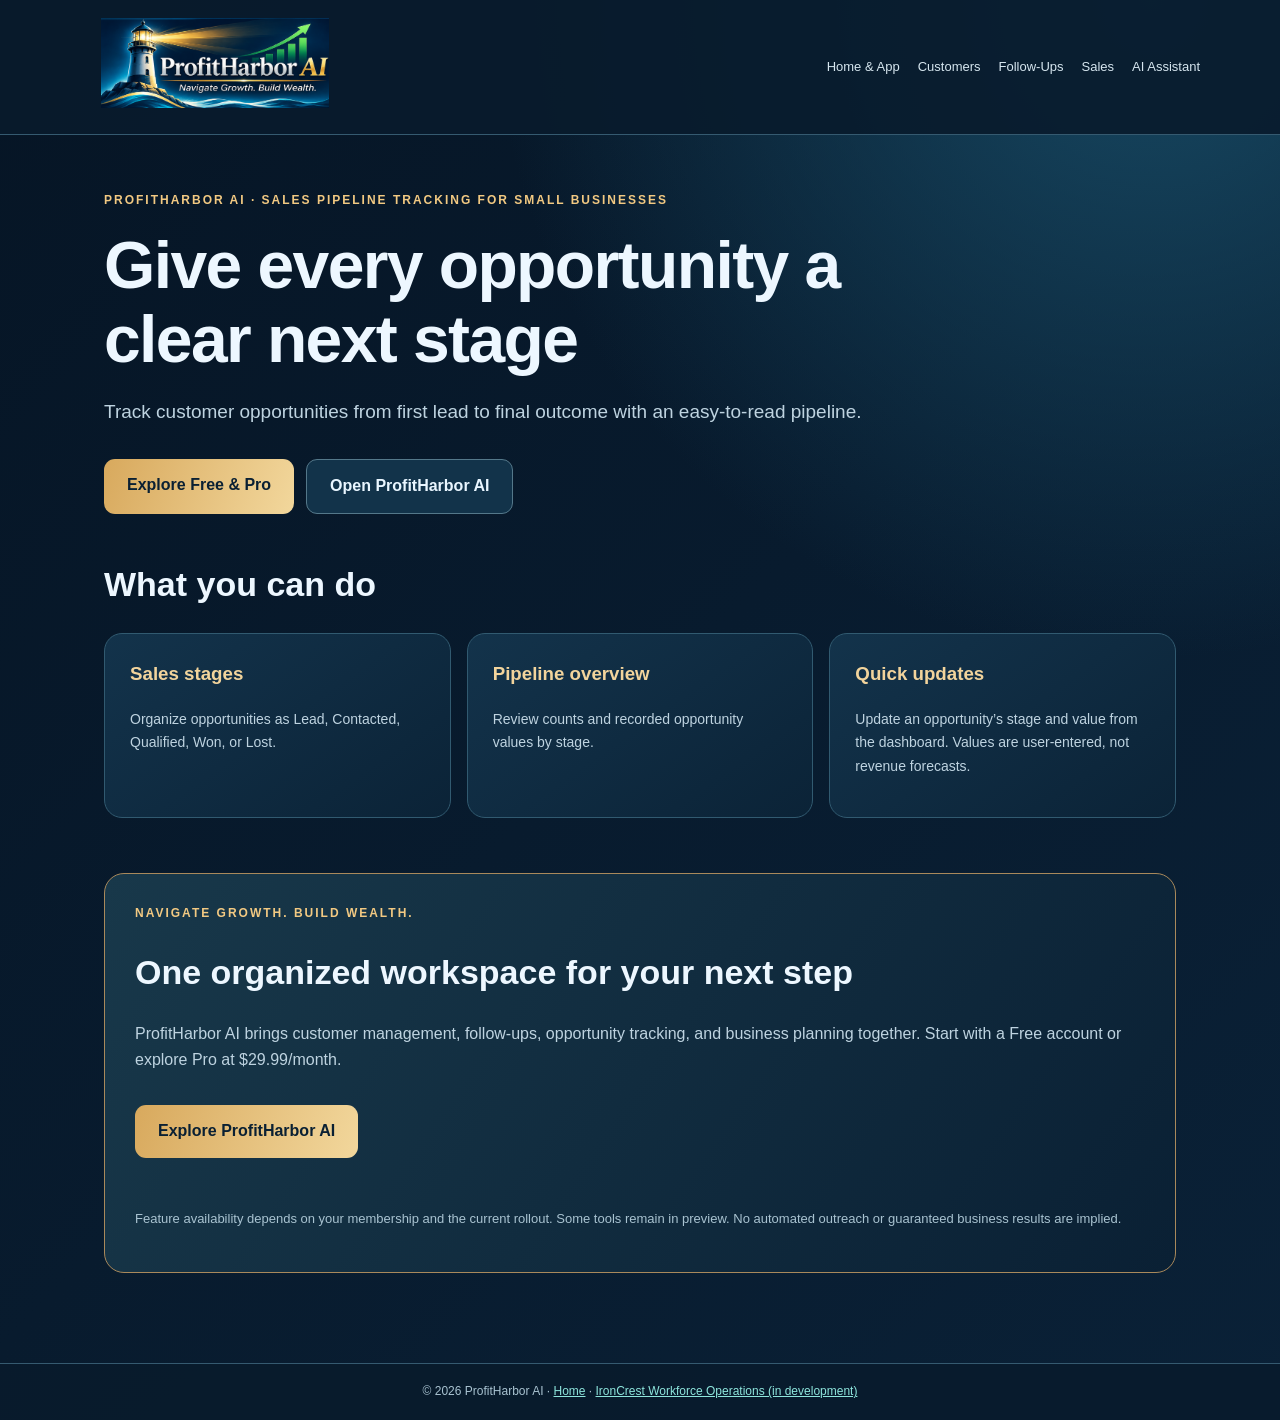
<file: sales-opportunity-tracking.html>
<!doctype html><html lang="en"><head><meta charset="utf-8"><meta name="viewport" content="width=device-width,initial-scale=1"><title>Sales Opportunity Tracking for Small Businesses | ProfitHarbor AI</title><meta name="description" content="Sales Opportunity Tracking for Small Businesses. Track customer opportunities from first lead to final outcome with an easy-to-read pipeline."><meta name="robots" content="index,follow,max-image-preview:large"><link rel="canonical" href="https://profitharborai.com/sales-opportunity-tracking.html"><meta property="og:type" content="website"><meta property="og:site_name" content="ProfitHarbor AI"><meta property="og:title" content="Sales Opportunity Tracking for Small Businesses"><meta property="og:description" content="Sales Opportunity Tracking for Small Businesses. Track customer opportunities from first lead to final outcome with an easy-to-read pipeline."><meta property="og:url" content="https://profitharborai.com/sales-opportunity-tracking.html"><meta property="og:image" content="https://profitharborai.com/profitharbor-logo.png"><link rel="icon" href="/profitharbor-favicon.png"><style>*{box-sizing:border-box}html{scroll-behavior:smooth}body{margin:0;background:radial-gradient(circle at 90% 0%,#174963 0,transparent 36%),linear-gradient(135deg,#061525,#0a2137);color:#edf7ff;font:16px/1.65 Inter,Segoe UI,Arial,sans-serif}a{color:#8ee6dd}header,footer{padding:18px max(24px,calc((100vw - 1120px)/2));background:#081b2ce8;border-bottom:1px solid #355a70}header{display:flex;align-items:center;justify-content:space-between;gap:20px;flex-wrap:wrap}header img{width:min(270px,65vw);height:auto;max-height:90px;object-fit:contain}nav{display:flex;gap:18px;flex-wrap:wrap}nav a{text-decoration:none;font-size:13px;color:#d6e6ef}main{max-width:1120px;margin:auto;padding:56px 24px 90px}.eyebrow{font-size:12px;letter-spacing:2px;text-transform:uppercase;font-weight:800;color:#f2c982}h1{font-size:clamp(35px,5.4vw,66px);line-height:1.12;letter-spacing:-1.6px;max-width:880px;margin:18px 0}h2{font-size:clamp(24px,3vw,34px);line-height:1.2}p{color:#bed3e0}.intro{font-size:19px;max-width:780px}.buttons{display:flex;flex-wrap:wrap;gap:12px;margin:32px 0 50px}.btn{display:inline-block;text-decoration:none;border-radius:11px;padding:13px 23px;font-weight:800;color:#0a2033;background:linear-gradient(110deg,#d8a95d,#f2d79c)}.btn.alt{color:#e9f6ff;border:1px solid #54788a;background:#12334a}.cards{display:grid;grid-template-columns:repeat(3,minmax(0,1fr));gap:16px;margin:25px 0 55px}.card{background:linear-gradient(145deg,#13334b,#0b2337);border:1px solid #315a70;border-radius:18px;padding:25px}.card h3{color:#f2d49c;margin-top:0}.card p{font-size:14px}.bottom{padding:30px;border:1px solid #a9895b;border-radius:20px;background:linear-gradient(125deg,#18384a,#0a2034)}.disclaimer{font-size:13px;color:#a9c3d1}footer{border-top:1px solid #355a70;border-bottom:0;text-align:center;font-size:12px;color:#a9c3d1}@media(max-width:750px){main{padding:38px 18px 65px}.cards{grid-template-columns:1fr}header{padding:15px 18px}nav{gap:12px}}</style><script type="application/ld+json">{"@context":"https://schema.org","@type":"WebPage","name":"Sales Opportunity Tracking for Small Businesses","url":"https://profitharborai.com/sales-opportunity-tracking.html","description":"Sales Opportunity Tracking for Small Businesses. Track customer opportunities from first lead to final outcome with an easy-to-read pipeline."}</script></head><body><header><a href="/"><img src="/profitharbor-logo.png" alt="ProfitHarbor AI — Navigate Growth. Build Wealth."></a><nav aria-label="Feature pages"><a href="/">Home &amp; App</a><a href="/customer-management.html">Customers</a><a href="/follow-up-reminders.html">Follow-Ups</a><a href="/sales-opportunity-tracking.html">Sales</a><a href="/ai-business-assistant.html">AI Assistant</a></nav></header><main><div class="eyebrow">ProfitHarbor AI · Sales pipeline tracking for small businesses</div><h1>Give every opportunity a clear next stage</h1><p class="intro">Track customer opportunities from first lead to final outcome with an easy-to-read pipeline.</p><div class="buttons"><a class="btn" href="/#cloud">Explore Free &amp; Pro</a><a class="btn alt" href="/">Open ProfitHarbor AI</a></div><h2>What you can do</h2><div class="cards"><article class="card"><h3>Sales stages</h3><p>Organize opportunities as Lead, Contacted, Qualified, Won, or Lost.</p></article><article class="card"><h3>Pipeline overview</h3><p>Review counts and recorded opportunity values by stage.</p></article><article class="card"><h3>Quick updates</h3><p>Update an opportunity’s stage and value from the dashboard. Values are user-entered, not revenue forecasts.</p></article></div><section class="bottom"><div class="eyebrow">Navigate Growth. Build Wealth.</div><h2>One organized workspace for your next step</h2><p>ProfitHarbor AI brings customer management, follow-ups, opportunity tracking, and business planning together. Start with a Free account or explore Pro at $29.99/month.</p><div class="buttons"><a class="btn" href="/">Explore ProfitHarbor AI</a></div><p class="disclaimer">Feature availability depends on your membership and the current rollout. Some tools remain in preview. No automated outreach or guaranteed business results are implied.</p></section></main><footer>© 2026 ProfitHarbor AI · <a href="/">Home</a> · <a href="https://ironcrest.profitharborai.com/">IronCrest Workforce Operations (in development)</a></footer></body></html>
</file>
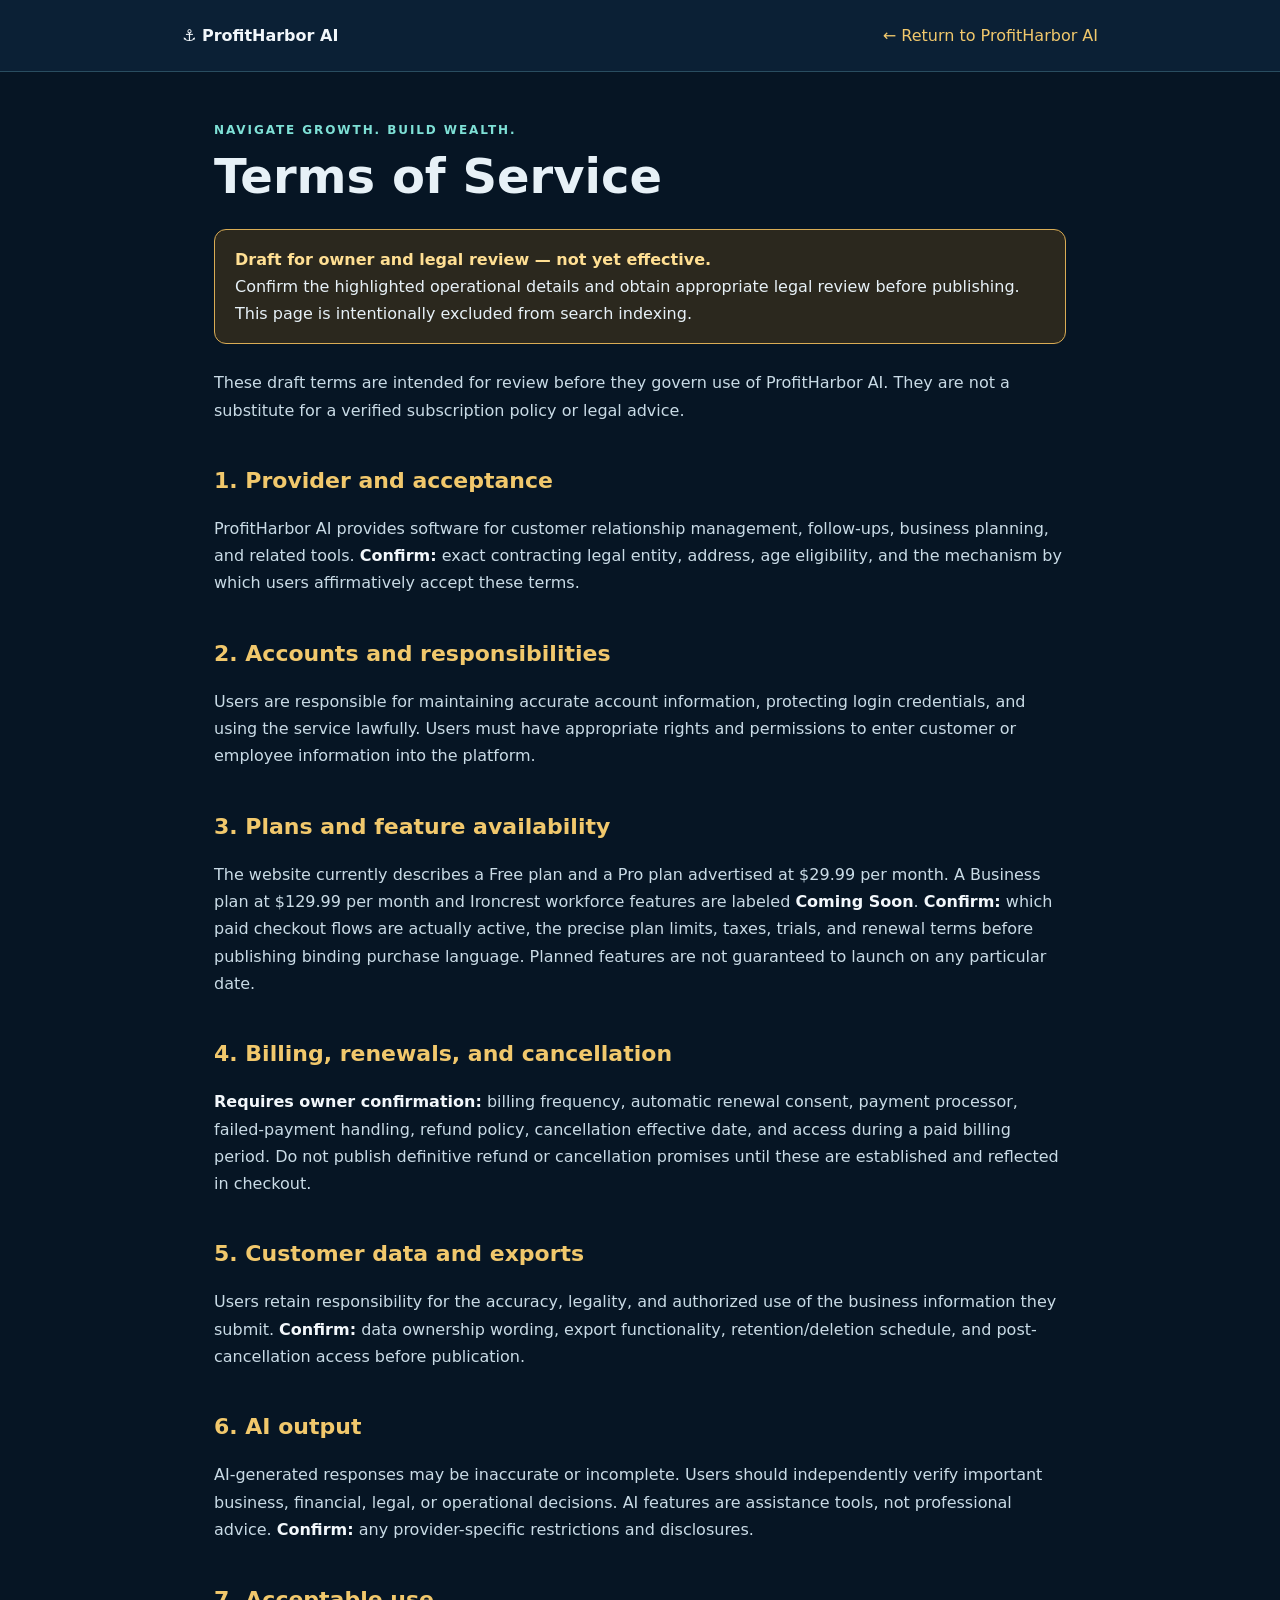
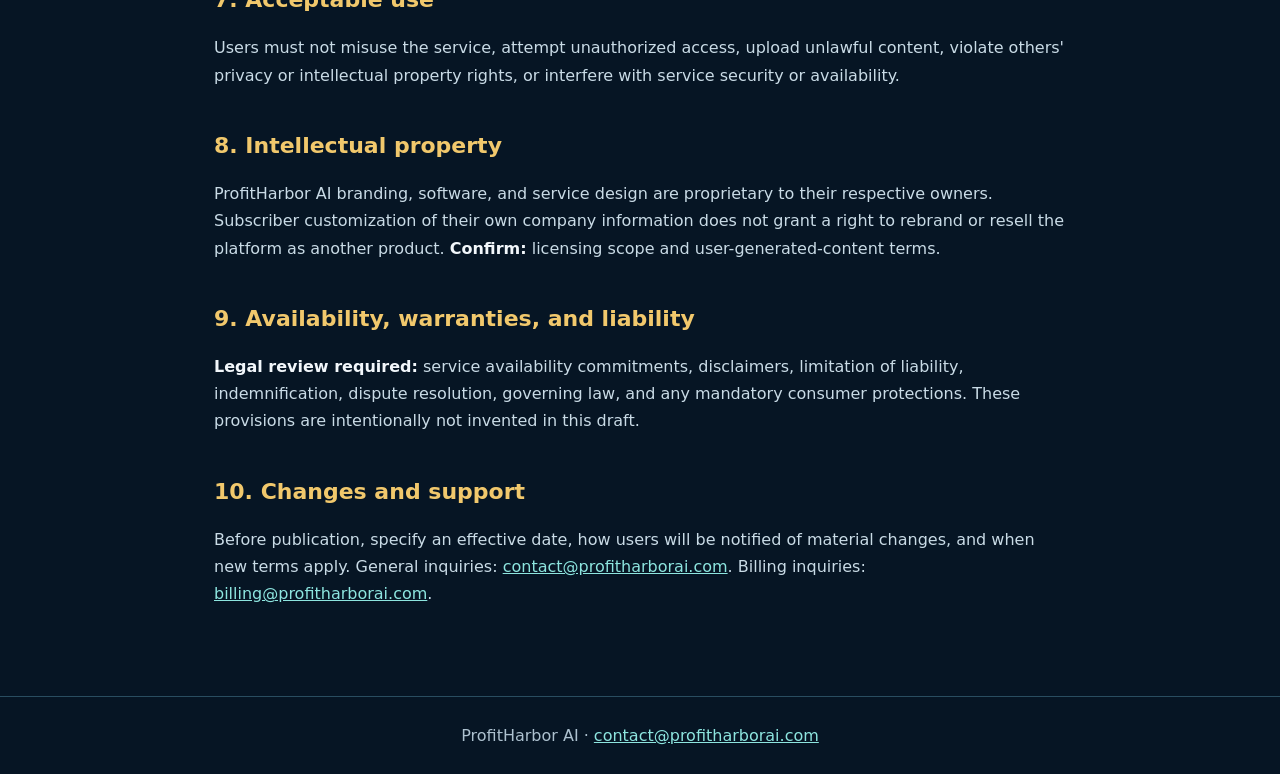
<file: terms-of-service.html>
<!doctype html><html lang="en"><head><meta charset="utf-8"><meta name="viewport" content="width=device-width,initial-scale=1"><meta name="robots" content="noindex,nofollow"><title>Terms of Service — ProfitHarbor AI (Draft)</title><style>*{box-sizing:border-box}body{margin:0;background:#061524;color:#e7f1f7;font:16px/1.7 system-ui,-apple-system,Segoe UI,sans-serif}header{border-bottom:1px solid #294d60;background:#0b2035}nav{max-width:960px;margin:auto;padding:22px;display:flex;justify-content:space-between;gap:20px;align-items:center;flex-wrap:wrap}a{color:#8de5df}nav a{color:#f1c86c;text-decoration:none}main{max-width:900px;margin:0 auto;padding:48px 24px 72px}h1{font-size:clamp(32px,5vw,48px);line-height:1.15;margin:8px 0 20px}h2{font-size:22px;color:#f1c86c;margin:38px 0 8px}p,li{color:#c9dbe6}ul{padding-left:24px}.eyebrow{color:#7ee0d6;text-transform:uppercase;letter-spacing:.16em;font-size:12px;font-weight:700}.notice{border:1px solid #d9ac55;background:#2b281e;border-radius:12px;padding:16px 20px;margin:25px 0}.notice strong{color:#ffdf93}.note{color:#adc1cf;font-size:14px}footer{border-top:1px solid #294d60;padding:25px;text-align:center;color:#adc1cf}strong{color:#f2f7fb}</style></head><body><header><nav><strong>⚓ ProfitHarbor AI</strong><a href="index.html">← Return to ProfitHarbor AI</a></nav></header><main><div class="eyebrow">Navigate Growth. Build Wealth.</div><h1>Terms of Service</h1><div class="notice"><strong>Draft for owner and legal review — not yet effective.</strong><div>Confirm the highlighted operational details and obtain appropriate legal review before publishing. This page is intentionally excluded from search indexing.</div></div><p>These draft terms are intended for review before they govern use of ProfitHarbor AI. They are not a substitute for a verified subscription policy or legal advice.</p>
<h2>1. Provider and acceptance</h2><p>ProfitHarbor AI provides software for customer relationship management, follow-ups, business planning, and related tools. <strong>Confirm:</strong> exact contracting legal entity, address, age eligibility, and the mechanism by which users affirmatively accept these terms.</p>
<h2>2. Accounts and responsibilities</h2><p>Users are responsible for maintaining accurate account information, protecting login credentials, and using the service lawfully. Users must have appropriate rights and permissions to enter customer or employee information into the platform.</p>
<h2>3. Plans and feature availability</h2><p>The website currently describes a Free plan and a Pro plan advertised at $29.99 per month. A Business plan at $129.99 per month and Ironcrest workforce features are labeled <strong>Coming Soon</strong>. <strong>Confirm:</strong> which paid checkout flows are actually active, the precise plan limits, taxes, trials, and renewal terms before publishing binding purchase language. Planned features are not guaranteed to launch on any particular date.</p>
<h2>4. Billing, renewals, and cancellation</h2><p><strong>Requires owner confirmation:</strong> billing frequency, automatic renewal consent, payment processor, failed-payment handling, refund policy, cancellation effective date, and access during a paid billing period. Do not publish definitive refund or cancellation promises until these are established and reflected in checkout.</p>
<h2>5. Customer data and exports</h2><p>Users retain responsibility for the accuracy, legality, and authorized use of the business information they submit. <strong>Confirm:</strong> data ownership wording, export functionality, retention/deletion schedule, and post-cancellation access before publication.</p>
<h2>6. AI output</h2><p>AI-generated responses may be inaccurate or incomplete. Users should independently verify important business, financial, legal, or operational decisions. AI features are assistance tools, not professional advice. <strong>Confirm:</strong> any provider-specific restrictions and disclosures.</p>
<h2>7. Acceptable use</h2><p>Users must not misuse the service, attempt unauthorized access, upload unlawful content, violate others' privacy or intellectual property rights, or interfere with service security or availability.</p>
<h2>8. Intellectual property</h2><p>ProfitHarbor AI branding, software, and service design are proprietary to their respective owners. Subscriber customization of their own company information does not grant a right to rebrand or resell the platform as another product. <strong>Confirm:</strong> licensing scope and user-generated-content terms.</p>
<h2>9. Availability, warranties, and liability</h2><p><strong>Legal review required:</strong> service availability commitments, disclaimers, limitation of liability, indemnification, dispute resolution, governing law, and any mandatory consumer protections. These provisions are intentionally not invented in this draft.</p>
<h2>10. Changes and support</h2><p>Before publication, specify an effective date, how users will be notified of material changes, and when new terms apply. General inquiries: <a href="mailto:contact@profitharborai.com">contact@profitharborai.com</a>. Billing inquiries: <a href="mailto:billing@profitharborai.com">billing@profitharborai.com</a>.</p></main><footer>ProfitHarbor AI · <a href="mailto:contact@profitharborai.com">contact@profitharborai.com</a></footer></body></html>
</file>
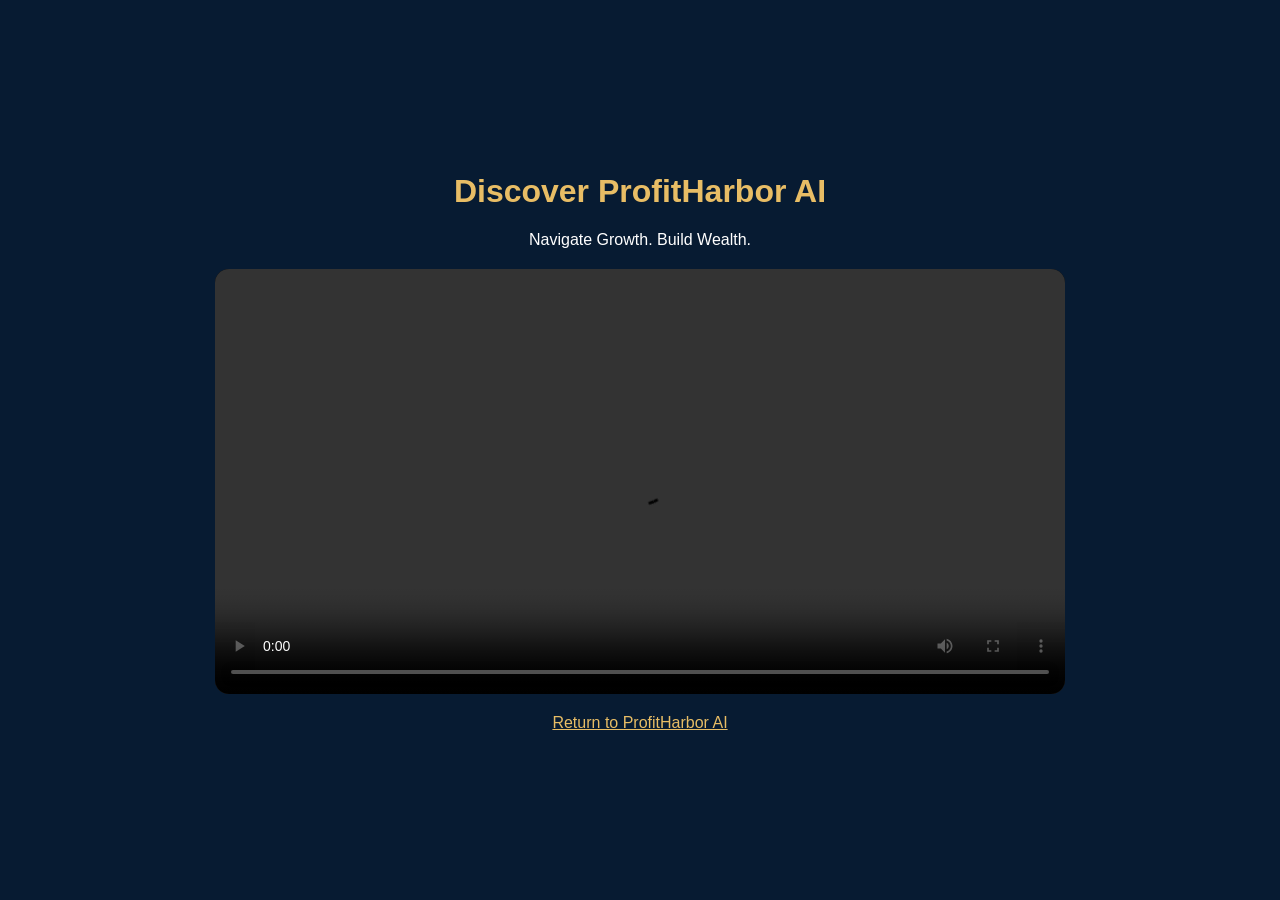
<file: watch.html>
<!DOCTYPE html>
<html lang="en">
<head>
  <meta charset="UTF-8">
  <meta name="viewport" content="width=device-width, initial-scale=1">
  <title>Watch Our Commercial | ProfitHarbor AI</title>
  <link rel="canonical" href="https://profitharborai.com/watch.html">
  <style>
    body {
      margin: 0;
      min-height: 100vh;
      background: #071b32;
      color: #fff;
      font-family: Arial, sans-serif;
      display: grid;
      place-items: center;
    }
    main { width: min(92%, 1000px); text-align: center; }
    h1 { color: #e8bd65; }
   video {
  display: block;
  width: 100%;
  max-width: 850px;
  max-height: 65vh;
  height: auto;
  object-fit: contain;
  margin: 20px auto;
  border-radius: 14px;
  background: #000;
}
    a { color: #e8bd65; }
  </style>
</head>
<body>
  <main>
    <h1>Discover ProfitHarbor AI</h1>
    <p>Navigate Growth. Build Wealth.</p>
    <video controls playsinline preload="metadata">
      <source src="profitharbor-commercial.mp4" type="video/mp4">
      Your browser does not support video playback.
    </video>
    <p><a href="index.html">Return to ProfitHarbor AI</a></p>
  </main>
</body>
</html>
</file>
